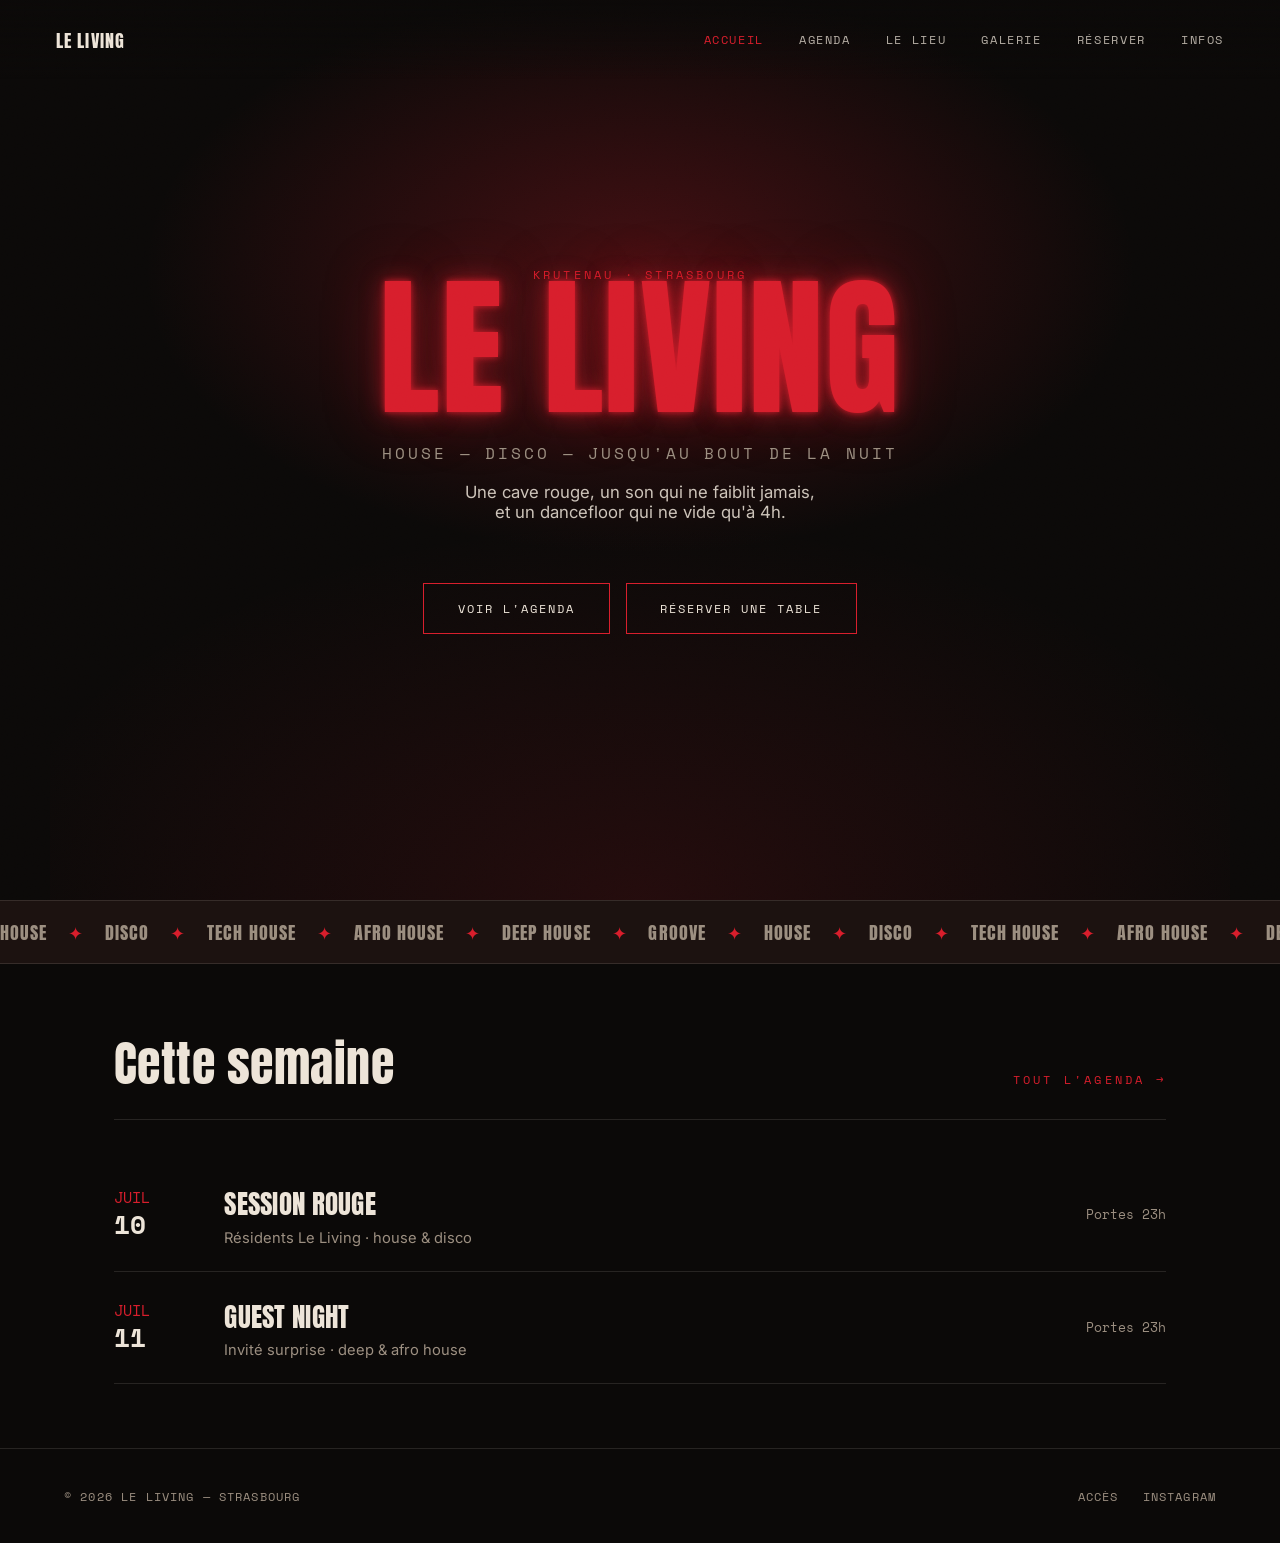
<file: index.html>
<!DOCTYPE html>
<html lang="fr">
<head>
<meta charset="UTF-8">
<meta name="viewport" content="width=device-width, initial-scale=1.0">
<title>LE LIVING — Strasbourg</title>
<meta name="description" content="Le Living, bar-club de la Krutenau à Strasbourg. House, disco, jusqu'au bout de la nuit.">
<link rel="preconnect" href="https://fonts.googleapis.com">
<link href="https://fonts.googleapis.com/css2?family=Anton&family=Space+Mono:wght@400;700&family=Inter:wght@400;500;600&display=swap" rel="stylesheet">
<style>
/* ============================================
   LE LIVING — feuille de style partagée
   Modifie les couleurs ici (variables --xxx)
   et elles changent sur tout le site.
   ============================================ */

:root{
  --noir: #0b0908;
  --braise: #1c1210;
  --rouge: #d81e2c;
  --rouge-sombre: #6e0d13;
  --blanc-chaud: #ede4d8;
  --gris-chaud: #9c8f81;
  --ligne: rgba(237,228,216,0.12);
}

*{margin:0;padding:0;box-sizing:border-box;}
html{scroll-behavior:smooth;}
body{
  background:var(--noir);
  color:var(--blanc-chaud);
  font-family:'Inter',sans-serif;
  overflow-x:hidden;
  min-height:100vh;
  display:flex;
  flex-direction:column;
}

/* grain */
body::before{
  content:"";
  position:fixed;inset:0;z-index:200;pointer-events:none;opacity:0.05;
  background-image:url("data:image/svg+xml,%3Csvg xmlns='http://www.w3.org/2000/svg' width='120' height='120'%3E%3Cfilter id='n'%3E%3CfeTurbulence type='fractalNoise' baseFrequency='0.9' numOctaves='2' stitchTiles='stitch'/%3E%3C/filter%3E%3Crect width='100%25' height='100%25' filter='url(%23n)'/%3E%3C/svg%3E");
  mix-blend-mode:overlay;
}

a{color:inherit;text-decoration:none;}

.eyebrow{
  font-family:'Space Mono',monospace;
  font-size:0.72rem;letter-spacing:0.28em;text-transform:uppercase;color:var(--rouge);
}

/* ---------- NAV ---------- */
nav{
  position:fixed;top:0;left:0;right:0;z-index:100;
  display:flex;justify-content:space-between;align-items:center;
  padding:1.6rem clamp(1.2rem,5vw,3.5rem);
  background:linear-gradient(to bottom, rgba(11,9,8,0.85), transparent);
}
.nav-mark{
  font-family:'Anton',sans-serif;font-size:1.15rem;letter-spacing:0.06em;
}
.nav-links{
  display:flex;gap:clamp(0.9rem,3vw,2.2rem);
  font-family:'Space Mono',monospace;font-size:0.72rem;letter-spacing:0.14em;text-transform:uppercase;
}
.nav-links a{opacity:0.75;transition:opacity .2s,color .2s;}
.nav-links a:hover,.nav-links a.active{opacity:1;color:var(--rouge);}

/* ---------- PAGE HEADER (pages internes) ---------- */
.page-head{
  padding:clamp(4rem,10vw,7rem) clamp(1.2rem,6vw,4rem) clamp(2rem,5vw,3rem);
  max-width:1180px;margin:0 auto;width:100%;
  background:radial-gradient(ellipse 70% 100% at 20% 0%, rgba(216,30,44,0.14), transparent 70%);
}
.page-head .eyebrow{margin-bottom:1rem;display:block;}
.page-head h1{
  font-family:'Anton',sans-serif;font-weight:400;
  font-size:clamp(2.6rem,8vw,5rem);line-height:0.9;letter-spacing:0.01em;
}

main{flex:1;width:100%;}
section{padding:clamp(2rem,6vw,4rem) clamp(1.2rem,6vw,4rem);max-width:1180px;margin:0 auto;width:100%;}

/* ---------- BOUTON ---------- */
.btn{
  display:inline-block;margin-top:1.4rem;padding:0.95rem 2.1rem;
  border:1px solid var(--rouge);color:var(--blanc-chaud);
  font-family:'Space Mono',monospace;font-size:0.78rem;letter-spacing:0.16em;text-transform:uppercase;
  transition:background .25s,color .25s,box-shadow .25s;cursor:pointer;
}
.btn:hover{background:var(--rouge);color:var(--noir);box-shadow:0 0 30px rgba(216,30,44,0.5);}

/* ---------- MARQUEE ---------- */
.marquee{
  border-top:1px solid var(--ligne);border-bottom:1px solid var(--ligne);
  background:var(--braise);overflow:hidden;white-space:nowrap;padding:1.1rem 0;
}
.marquee-track{
  display:inline-block;animation:scroll 26s linear infinite;
  font-family:'Anton',sans-serif;font-size:1.1rem;letter-spacing:0.06em;color:var(--gris-chaud);text-transform:uppercase;
}
.marquee-track span{color:var(--rouge);margin:0 0.9em;}
@keyframes scroll{0%{transform:translateX(0);}100%{transform:translateX(-50%);}}

/* ---------- SECTION HEAD ---------- */
.section-head{
  display:flex;align-items:baseline;justify-content:space-between;gap:1rem;flex-wrap:wrap;
  margin-bottom:2.4rem;border-bottom:1px solid var(--ligne);padding-bottom:1.2rem;
}
.section-head h2{font-family:'Anton',sans-serif;font-weight:400;font-size:clamp(1.8rem,5vw,3rem);letter-spacing:0.01em;}

/* ---------- AGENDA ---------- */
.agenda-row{
  display:grid;grid-template-columns:5.5rem 1fr auto;align-items:center;gap:1.4rem;
  padding:1.5rem 0;border-bottom:1px solid var(--ligne);transition:padding-left .25s,border-color .25s;
}
.agenda-row:hover{padding-left:0.8rem;border-bottom-color:var(--rouge);}
.agenda-date{font-family:'Space Mono',monospace;color:var(--rouge);font-size:0.95rem;line-height:1.3;}
.agenda-date b{display:block;font-size:1.6rem;color:var(--blanc-chaud);}
.agenda-info h3{font-family:'Anton',sans-serif;font-weight:400;font-size:clamp(1.2rem,2.6vw,1.7rem);letter-spacing:0.01em;text-transform:uppercase;}
.agenda-info p{margin-top:0.3rem;font-size:0.92rem;color:var(--gris-chaud);}
.agenda-time{font-family:'Space Mono',monospace;font-size:0.8rem;color:var(--gris-chaud);text-align:right;white-space:nowrap;}

/* ---------- GRILLES ---------- */
.about-grid{display:grid;grid-template-columns:1.3fr 1fr;gap:clamp(2rem,6vw,5rem);}
.about-text p{font-size:1.05rem;line-height:1.75;opacity:0.9;margin-bottom:1.2rem;}
.stat-list{border-top:1px solid var(--ligne);}
.stat-row{display:flex;justify-content:space-between;padding:1.15rem 0;border-bottom:1px solid var(--ligne);font-family:'Space Mono',monospace;font-size:0.85rem;}
.stat-row span:first-child{color:var(--gris-chaud);text-transform:uppercase;letter-spacing:0.08em;}
.stat-row span:last-child{color:var(--rouge);font-weight:700;}

.infos-grid{display:grid;grid-template-columns:1fr 1fr;gap:clamp(2rem,6vw,4rem);align-items:start;}
.infos-block h3{font-family:'Space Mono',monospace;font-size:0.75rem;letter-spacing:0.16em;text-transform:uppercase;color:var(--rouge);margin-bottom:0.8rem;}
.infos-block h3:not(:first-child){margin-top:2rem;}
.infos-block p,.infos-block address{font-style:normal;line-height:1.7;font-size:1rem;opacity:0.9;}
.map-frame{width:100%;aspect-ratio:4/3;border:1px solid var(--ligne);filter:grayscale(1) invert(0.92) contrast(1.1);}

/* ---------- GALERIE ---------- */
.gallery{display:grid;grid-template-columns:repeat(auto-fill,minmax(230px,1fr));gap:0.8rem;}
.gallery-cell{
  aspect-ratio:3/4;position:relative;overflow:hidden;border:1px solid var(--ligne);
  background:
    radial-gradient(ellipse 80% 60% at 40% 30%, rgba(216,30,44,0.35), transparent 70%),
    linear-gradient(160deg,#241413,#0b0908);
  display:flex;align-items:flex-end;padding:1rem;
}
.gallery-cell span{font-family:'Space Mono',monospace;font-size:0.7rem;letter-spacing:0.12em;text-transform:uppercase;color:var(--gris-chaud);}

/* ---------- FORMULAIRE ---------- */
.form-grid{display:grid;grid-template-columns:1fr 1fr;gap:clamp(2rem,6vw,4rem);align-items:start;}
form label{display:block;font-family:'Space Mono',monospace;font-size:0.72rem;letter-spacing:0.12em;text-transform:uppercase;color:var(--gris-chaud);margin:1.2rem 0 0.5rem;}
form input,form select,form textarea{
  width:100%;padding:0.85rem 1rem;background:var(--braise);border:1px solid var(--ligne);
  color:var(--blanc-chaud);font-family:'Inter',sans-serif;font-size:1rem;transition:border-color .2s;
}
form input:focus,form select:focus,form textarea:focus{outline:none;border-color:var(--rouge);}

/* ---------- FOOTER ---------- */
footer{
  border-top:1px solid var(--ligne);padding:2.4rem clamp(1.2rem,6vw,4rem);
  display:flex;justify-content:space-between;align-items:center;flex-wrap:wrap;gap:1rem;
  font-family:'Space Mono',monospace;font-size:0.72rem;letter-spacing:0.1em;text-transform:uppercase;color:var(--gris-chaud);
}
footer a:hover{color:var(--rouge);}

:focus-visible{outline:2px solid var(--rouge);outline-offset:3px;}

@media (max-width:760px){
  .about-grid,.infos-grid,.form-grid{grid-template-columns:1fr;}
  .nav-links{gap:0.9rem;font-size:0.65rem;}
}

</style>
<style>
  .hero{
    position:relative;min-height:100svh;
    display:flex;flex-direction:column;align-items:center;justify-content:center;text-align:center;
    padding:4rem 1.5rem;
    background:
      radial-gradient(ellipse 60% 45% at 50% 30%, rgba(216,30,44,0.28), transparent 70%),
      radial-gradient(ellipse 80% 60% at 50% 100%, rgba(216,30,44,0.12), transparent 70%),
      var(--noir);
  }
  .hero h1{
    font-family:'Anton',sans-serif;font-weight:400;
    font-size:clamp(3.2rem,14vw,9.5rem);line-height:0.86;letter-spacing:0.01em;color:var(--rouge);
    text-shadow:0 0 6px rgba(216,30,44,0.9),0 0 22px rgba(216,30,44,0.55),0 0 60px rgba(216,30,44,0.35);
    animation:flicker 5.4s infinite;
  }
  @keyframes flicker{
    0%,100%{opacity:1;}3%{opacity:0.42;}5%{opacity:1;}6%{opacity:0.6;}7%{opacity:1;}
    41%{opacity:1;}42%{opacity:0.3;}43%{opacity:1;}68%{opacity:1;}69%{opacity:0.5;}70%{opacity:0.85;}71%{opacity:1;}
  }
  @media (prefers-reduced-motion:reduce){.hero h1{animation:none;}}
  .hero-sub{margin-top:1.7rem;font-family:'Space Mono',monospace;font-size:clamp(0.8rem,1.6vw,1rem);letter-spacing:0.18em;text-transform:uppercase;color:var(--gris-chaud);}
  .hero-tag{margin-top:1.1rem;max-width:32ch;font-size:1.05rem;opacity:0.85;}
  .hero-cta{display:flex;gap:1rem;flex-wrap:wrap;justify-content:center;margin-top:2.4rem;}
</style>
</head>
<body>

<nav>
  <a class="nav-mark" href="index.html">LE LIVING</a>
  <div class="nav-links">
    <a href="index.html" class="active">Accueil</a>
    <a href="agenda.html">Agenda</a>
    <a href="le-lieu.html">Le lieu</a>
    <a href="galerie.html">Galerie</a>
    <a href="reservation.html">Réserver</a>
    <a href="infos.html">Infos</a>
  </div>
</nav>

<main>
  <section class="hero">
    <div class="eyebrow">Krutenau · Strasbourg</div>
    <h1>LE LIVING</h1>
    <div class="hero-sub">House — Disco — Jusqu'au bout de la nuit</div>
    <p class="hero-tag">Une cave rouge, un son qui ne faiblit jamais, et un dancefloor qui ne vide qu'à 4h.</p>
    <div class="hero-cta">
      <a href="agenda.html" class="btn">Voir l'agenda</a>
      <a href="reservation.html" class="btn">Réserver une table</a>
    </div>
  </section>

  <div class="marquee" aria-hidden="true">
    <div class="marquee-track">
      HOUSE <span>✦</span> DISCO <span>✦</span> TECH HOUSE <span>✦</span> AFRO HOUSE <span>✦</span> DEEP HOUSE <span>✦</span> GROOVE <span>✦</span>
      HOUSE <span>✦</span> DISCO <span>✦</span> TECH HOUSE <span>✦</span> AFRO HOUSE <span>✦</span> DEEP HOUSE <span>✦</span> GROOVE <span>✦</span>
    </div>
  </div>

  <section>
    <div class="section-head">
      <h2>Cette semaine</h2>
      <a href="agenda.html" class="eyebrow">Tout l'agenda →</a>
    </div>
    <div class="agenda-row">
      <div class="agenda-date">JUIL<b>10</b></div>
      <div class="agenda-info"><h3>Session Rouge</h3><p>Résidents Le Living · house & disco</p></div>
      <div class="agenda-time">Portes 23h</div>
    </div>
    <div class="agenda-row">
      <div class="agenda-date">JUIL<b>11</b></div>
      <div class="agenda-info"><h3>Guest Night</h3><p>Invité surprise · deep & afro house</p></div>
      <div class="agenda-time">Portes 23h</div>
    </div>
  </section>
</main>

<footer>
  <span>© 2026 Le Living — Strasbourg</span>
  <div style="display:flex;gap:1.5rem;">
    <a href="infos.html">Accès</a>
    <a href="https://instagram.com" target="_blank" rel="noopener">Instagram</a>
  </div>
</footer>

</body>
</html>
</file>
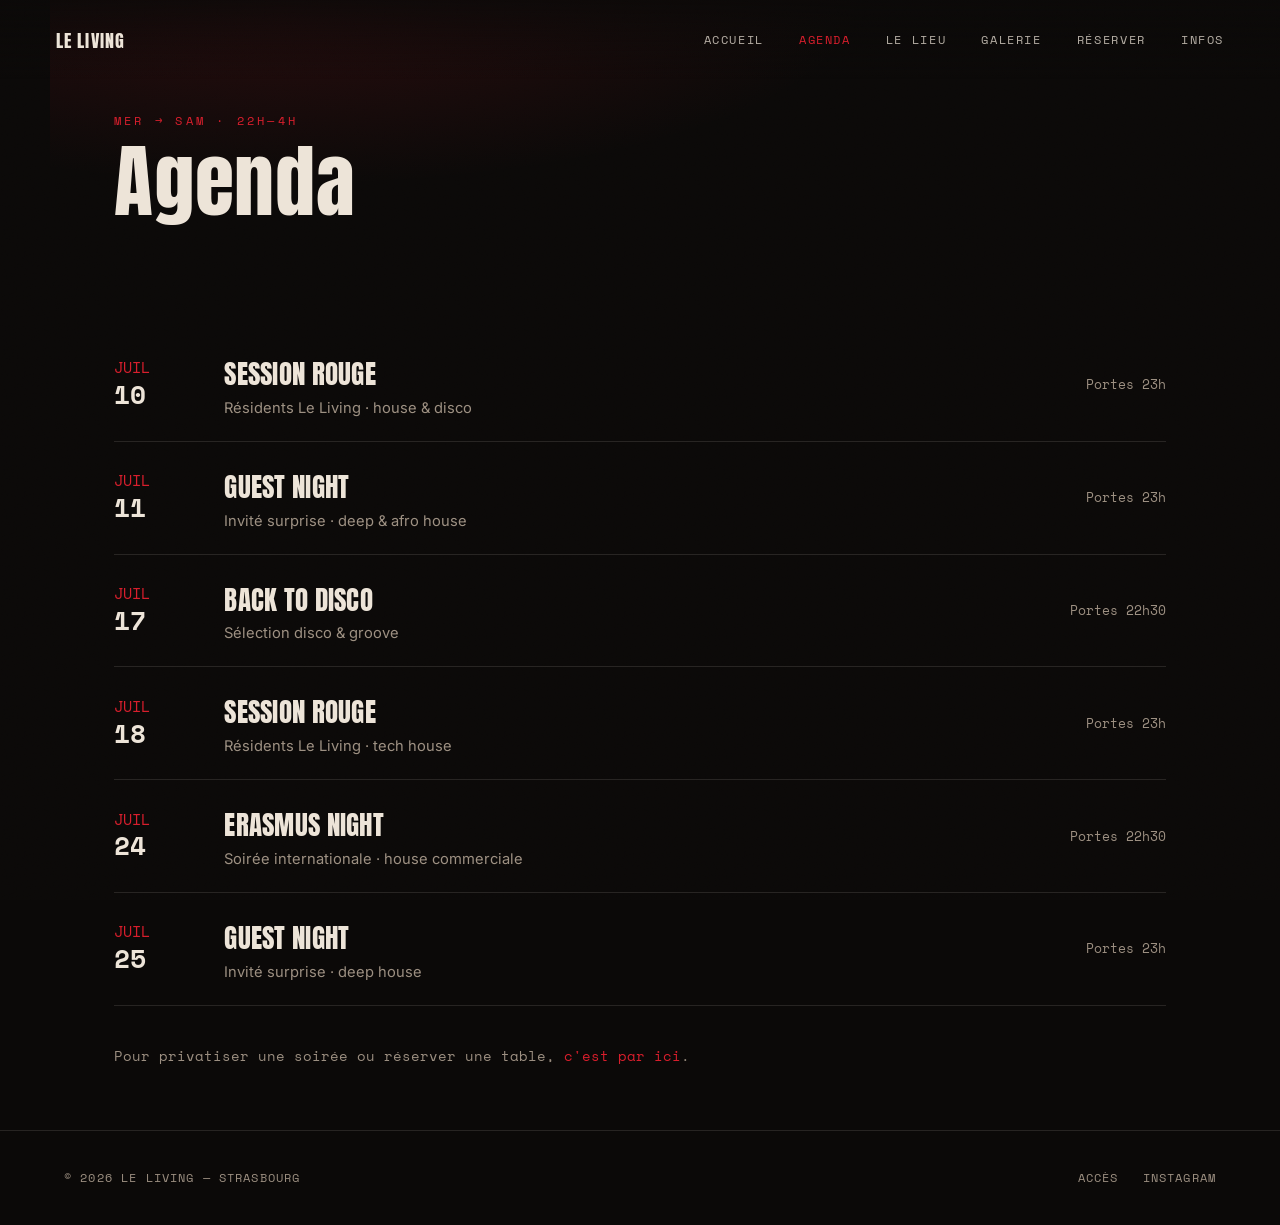
<file: agenda.html>
<!DOCTYPE html>
<html lang="fr">
<head>
<meta charset="UTF-8">
<meta name="viewport" content="width=device-width, initial-scale=1.0">
<title>Agenda — LE LIVING</title>
<link rel="preconnect" href="https://fonts.googleapis.com">
<link href="https://fonts.googleapis.com/css2?family=Anton&family=Space+Mono:wght@400;700&family=Inter:wght@400;500;600&display=swap" rel="stylesheet">
<style>
/* ============================================
   LE LIVING — feuille de style partagée
   Modifie les couleurs ici (variables --xxx)
   et elles changent sur tout le site.
   ============================================ */

:root{
  --noir: #0b0908;
  --braise: #1c1210;
  --rouge: #d81e2c;
  --rouge-sombre: #6e0d13;
  --blanc-chaud: #ede4d8;
  --gris-chaud: #9c8f81;
  --ligne: rgba(237,228,216,0.12);
}

*{margin:0;padding:0;box-sizing:border-box;}
html{scroll-behavior:smooth;}
body{
  background:var(--noir);
  color:var(--blanc-chaud);
  font-family:'Inter',sans-serif;
  overflow-x:hidden;
  min-height:100vh;
  display:flex;
  flex-direction:column;
}

/* grain */
body::before{
  content:"";
  position:fixed;inset:0;z-index:200;pointer-events:none;opacity:0.05;
  background-image:url("data:image/svg+xml,%3Csvg xmlns='http://www.w3.org/2000/svg' width='120' height='120'%3E%3Cfilter id='n'%3E%3CfeTurbulence type='fractalNoise' baseFrequency='0.9' numOctaves='2' stitchTiles='stitch'/%3E%3C/filter%3E%3Crect width='100%25' height='100%25' filter='url(%23n)'/%3E%3C/svg%3E");
  mix-blend-mode:overlay;
}

a{color:inherit;text-decoration:none;}

.eyebrow{
  font-family:'Space Mono',monospace;
  font-size:0.72rem;letter-spacing:0.28em;text-transform:uppercase;color:var(--rouge);
}

/* ---------- NAV ---------- */
nav{
  position:fixed;top:0;left:0;right:0;z-index:100;
  display:flex;justify-content:space-between;align-items:center;
  padding:1.6rem clamp(1.2rem,5vw,3.5rem);
  background:linear-gradient(to bottom, rgba(11,9,8,0.85), transparent);
}
.nav-mark{
  font-family:'Anton',sans-serif;font-size:1.15rem;letter-spacing:0.06em;
}
.nav-links{
  display:flex;gap:clamp(0.9rem,3vw,2.2rem);
  font-family:'Space Mono',monospace;font-size:0.72rem;letter-spacing:0.14em;text-transform:uppercase;
}
.nav-links a{opacity:0.75;transition:opacity .2s,color .2s;}
.nav-links a:hover,.nav-links a.active{opacity:1;color:var(--rouge);}

/* ---------- PAGE HEADER (pages internes) ---------- */
.page-head{
  padding:clamp(4rem,10vw,7rem) clamp(1.2rem,6vw,4rem) clamp(2rem,5vw,3rem);
  max-width:1180px;margin:0 auto;width:100%;
  background:radial-gradient(ellipse 70% 100% at 20% 0%, rgba(216,30,44,0.14), transparent 70%);
}
.page-head .eyebrow{margin-bottom:1rem;display:block;}
.page-head h1{
  font-family:'Anton',sans-serif;font-weight:400;
  font-size:clamp(2.6rem,8vw,5rem);line-height:0.9;letter-spacing:0.01em;
}

main{flex:1;width:100%;}
section{padding:clamp(2rem,6vw,4rem) clamp(1.2rem,6vw,4rem);max-width:1180px;margin:0 auto;width:100%;}

/* ---------- BOUTON ---------- */
.btn{
  display:inline-block;margin-top:1.4rem;padding:0.95rem 2.1rem;
  border:1px solid var(--rouge);color:var(--blanc-chaud);
  font-family:'Space Mono',monospace;font-size:0.78rem;letter-spacing:0.16em;text-transform:uppercase;
  transition:background .25s,color .25s,box-shadow .25s;cursor:pointer;
}
.btn:hover{background:var(--rouge);color:var(--noir);box-shadow:0 0 30px rgba(216,30,44,0.5);}

/* ---------- MARQUEE ---------- */
.marquee{
  border-top:1px solid var(--ligne);border-bottom:1px solid var(--ligne);
  background:var(--braise);overflow:hidden;white-space:nowrap;padding:1.1rem 0;
}
.marquee-track{
  display:inline-block;animation:scroll 26s linear infinite;
  font-family:'Anton',sans-serif;font-size:1.1rem;letter-spacing:0.06em;color:var(--gris-chaud);text-transform:uppercase;
}
.marquee-track span{color:var(--rouge);margin:0 0.9em;}
@keyframes scroll{0%{transform:translateX(0);}100%{transform:translateX(-50%);}}

/* ---------- SECTION HEAD ---------- */
.section-head{
  display:flex;align-items:baseline;justify-content:space-between;gap:1rem;flex-wrap:wrap;
  margin-bottom:2.4rem;border-bottom:1px solid var(--ligne);padding-bottom:1.2rem;
}
.section-head h2{font-family:'Anton',sans-serif;font-weight:400;font-size:clamp(1.8rem,5vw,3rem);letter-spacing:0.01em;}

/* ---------- AGENDA ---------- */
.agenda-row{
  display:grid;grid-template-columns:5.5rem 1fr auto;align-items:center;gap:1.4rem;
  padding:1.5rem 0;border-bottom:1px solid var(--ligne);transition:padding-left .25s,border-color .25s;
}
.agenda-row:hover{padding-left:0.8rem;border-bottom-color:var(--rouge);}
.agenda-date{font-family:'Space Mono',monospace;color:var(--rouge);font-size:0.95rem;line-height:1.3;}
.agenda-date b{display:block;font-size:1.6rem;color:var(--blanc-chaud);}
.agenda-info h3{font-family:'Anton',sans-serif;font-weight:400;font-size:clamp(1.2rem,2.6vw,1.7rem);letter-spacing:0.01em;text-transform:uppercase;}
.agenda-info p{margin-top:0.3rem;font-size:0.92rem;color:var(--gris-chaud);}
.agenda-time{font-family:'Space Mono',monospace;font-size:0.8rem;color:var(--gris-chaud);text-align:right;white-space:nowrap;}

/* ---------- GRILLES ---------- */
.about-grid{display:grid;grid-template-columns:1.3fr 1fr;gap:clamp(2rem,6vw,5rem);}
.about-text p{font-size:1.05rem;line-height:1.75;opacity:0.9;margin-bottom:1.2rem;}
.stat-list{border-top:1px solid var(--ligne);}
.stat-row{display:flex;justify-content:space-between;padding:1.15rem 0;border-bottom:1px solid var(--ligne);font-family:'Space Mono',monospace;font-size:0.85rem;}
.stat-row span:first-child{color:var(--gris-chaud);text-transform:uppercase;letter-spacing:0.08em;}
.stat-row span:last-child{color:var(--rouge);font-weight:700;}

.infos-grid{display:grid;grid-template-columns:1fr 1fr;gap:clamp(2rem,6vw,4rem);align-items:start;}
.infos-block h3{font-family:'Space Mono',monospace;font-size:0.75rem;letter-spacing:0.16em;text-transform:uppercase;color:var(--rouge);margin-bottom:0.8rem;}
.infos-block h3:not(:first-child){margin-top:2rem;}
.infos-block p,.infos-block address{font-style:normal;line-height:1.7;font-size:1rem;opacity:0.9;}
.map-frame{width:100%;aspect-ratio:4/3;border:1px solid var(--ligne);filter:grayscale(1) invert(0.92) contrast(1.1);}

/* ---------- GALERIE ---------- */
.gallery{display:grid;grid-template-columns:repeat(auto-fill,minmax(230px,1fr));gap:0.8rem;}
.gallery-cell{
  aspect-ratio:3/4;position:relative;overflow:hidden;border:1px solid var(--ligne);
  background:
    radial-gradient(ellipse 80% 60% at 40% 30%, rgba(216,30,44,0.35), transparent 70%),
    linear-gradient(160deg,#241413,#0b0908);
  display:flex;align-items:flex-end;padding:1rem;
}
.gallery-cell span{font-family:'Space Mono',monospace;font-size:0.7rem;letter-spacing:0.12em;text-transform:uppercase;color:var(--gris-chaud);}

/* ---------- FORMULAIRE ---------- */
.form-grid{display:grid;grid-template-columns:1fr 1fr;gap:clamp(2rem,6vw,4rem);align-items:start;}
form label{display:block;font-family:'Space Mono',monospace;font-size:0.72rem;letter-spacing:0.12em;text-transform:uppercase;color:var(--gris-chaud);margin:1.2rem 0 0.5rem;}
form input,form select,form textarea{
  width:100%;padding:0.85rem 1rem;background:var(--braise);border:1px solid var(--ligne);
  color:var(--blanc-chaud);font-family:'Inter',sans-serif;font-size:1rem;transition:border-color .2s;
}
form input:focus,form select:focus,form textarea:focus{outline:none;border-color:var(--rouge);}

/* ---------- FOOTER ---------- */
footer{
  border-top:1px solid var(--ligne);padding:2.4rem clamp(1.2rem,6vw,4rem);
  display:flex;justify-content:space-between;align-items:center;flex-wrap:wrap;gap:1rem;
  font-family:'Space Mono',monospace;font-size:0.72rem;letter-spacing:0.1em;text-transform:uppercase;color:var(--gris-chaud);
}
footer a:hover{color:var(--rouge);}

:focus-visible{outline:2px solid var(--rouge);outline-offset:3px;}

@media (max-width:760px){
  .about-grid,.infos-grid,.form-grid{grid-template-columns:1fr;}
  .nav-links{gap:0.9rem;font-size:0.65rem;}
}

</style>
</head>
<body>

<nav>
  <a class="nav-mark" href="index.html">LE LIVING</a>
  <div class="nav-links">
    <a href="index.html">Accueil</a>
    <a href="agenda.html" class="active">Agenda</a>
    <a href="le-lieu.html">Le lieu</a>
    <a href="galerie.html">Galerie</a>
    <a href="reservation.html">Réserver</a>
    <a href="infos.html">Infos</a>
  </div>
</nav>

<main>
  <div class="page-head">
    <span class="eyebrow">Mer → Sam · 22h—4h</span>
    <h1>Agenda</h1>
  </div>

  <section>
    <div class="agenda-row">
      <div class="agenda-date">JUIL<b>10</b></div>
      <div class="agenda-info"><h3>Session Rouge</h3><p>Résidents Le Living · house & disco</p></div>
      <div class="agenda-time">Portes 23h</div>
    </div>
    <div class="agenda-row">
      <div class="agenda-date">JUIL<b>11</b></div>
      <div class="agenda-info"><h3>Guest Night</h3><p>Invité surprise · deep & afro house</p></div>
      <div class="agenda-time">Portes 23h</div>
    </div>
    <div class="agenda-row">
      <div class="agenda-date">JUIL<b>17</b></div>
      <div class="agenda-info"><h3>Back to Disco</h3><p>Sélection disco & groove</p></div>
      <div class="agenda-time">Portes 22h30</div>
    </div>
    <div class="agenda-row">
      <div class="agenda-date">JUIL<b>18</b></div>
      <div class="agenda-info"><h3>Session Rouge</h3><p>Résidents Le Living · tech house</p></div>
      <div class="agenda-time">Portes 23h</div>
    </div>
    <div class="agenda-row">
      <div class="agenda-date">JUIL<b>24</b></div>
      <div class="agenda-info"><h3>Erasmus Night</h3><p>Soirée internationale · house commerciale</p></div>
      <div class="agenda-time">Portes 22h30</div>
    </div>
    <div class="agenda-row">
      <div class="agenda-date">JUIL<b>25</b></div>
      <div class="agenda-info"><h3>Guest Night</h3><p>Invité surprise · deep house</p></div>
      <div class="agenda-time">Portes 23h</div>
    </div>

    <p style="margin-top:2.5rem;color:var(--gris-chaud);font-family:'Space Mono',monospace;font-size:0.85rem;">
      Pour privatiser une soirée ou réserver une table, <a href="reservation.html" style="color:var(--rouge);">c'est par ici</a>.
    </p>
  </section>
</main>

<footer>
  <span>© 2026 Le Living — Strasbourg</span>
  <div style="display:flex;gap:1.5rem;">
    <a href="infos.html">Accès</a>
    <a href="https://instagram.com" target="_blank" rel="noopener">Instagram</a>
  </div>
</footer>

</body>
</html>
</file>
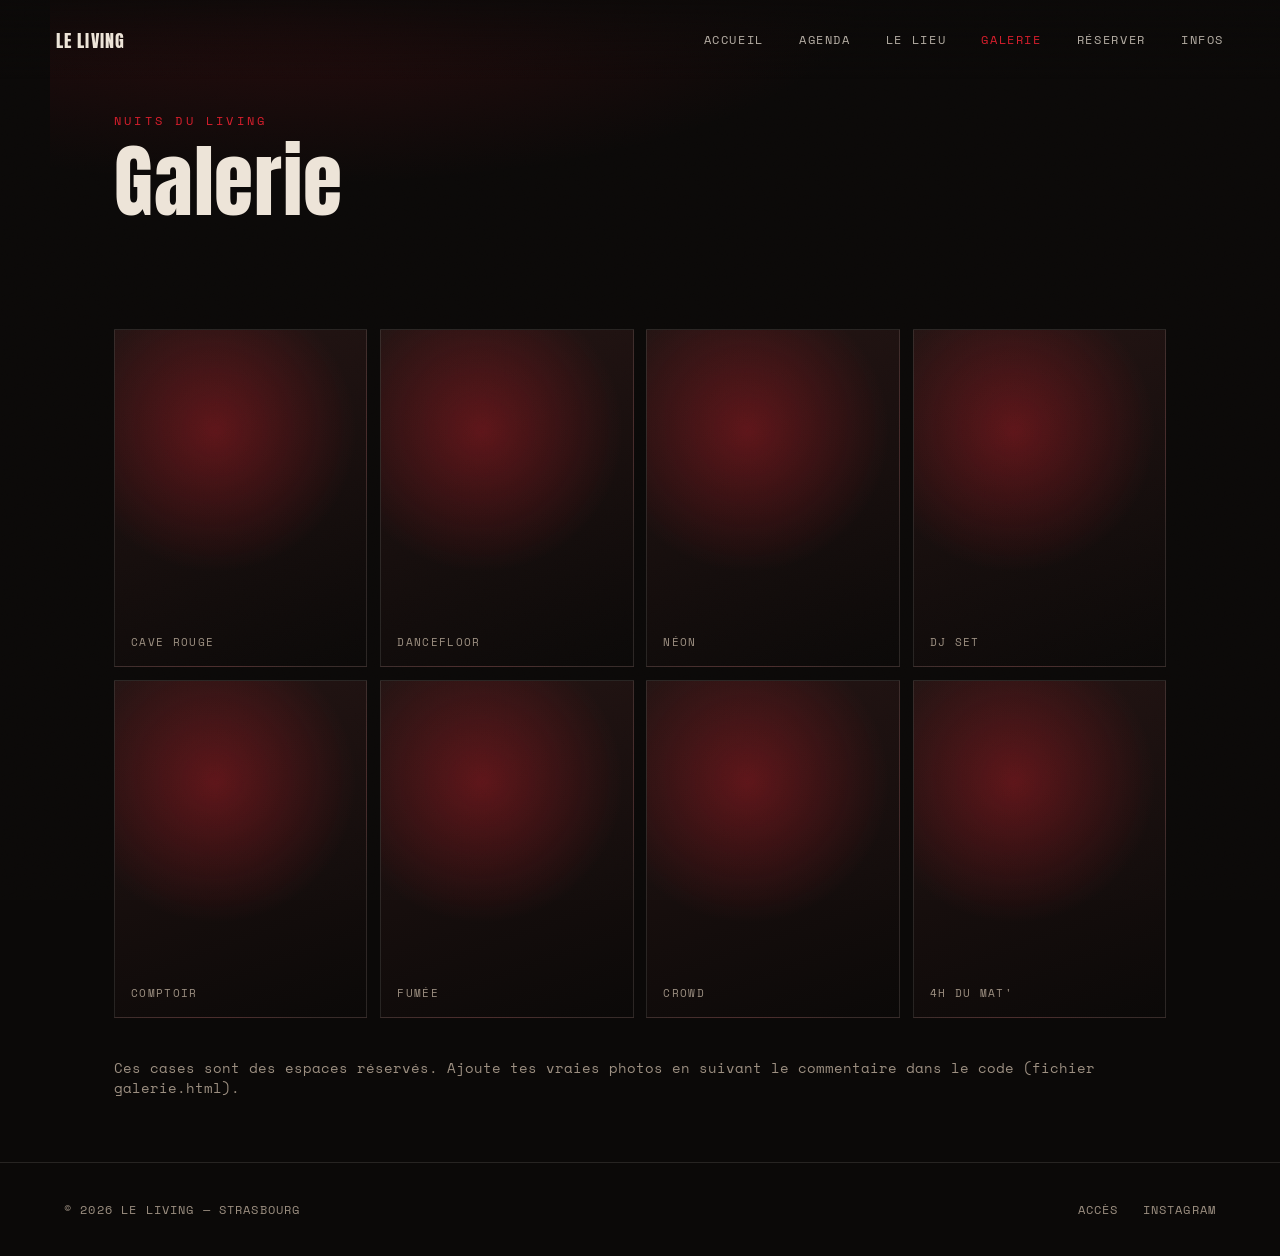
<file: galerie.html>
<!DOCTYPE html>
<html lang="fr">
<head>
<meta charset="UTF-8">
<meta name="viewport" content="width=device-width, initial-scale=1.0">
<title>Galerie — LE LIVING</title>
<link rel="preconnect" href="https://fonts.googleapis.com">
<link href="https://fonts.googleapis.com/css2?family=Anton&family=Space+Mono:wght@400;700&family=Inter:wght@400;500;600&display=swap" rel="stylesheet">
<style>
/* ============================================
   LE LIVING — feuille de style partagée
   Modifie les couleurs ici (variables --xxx)
   et elles changent sur tout le site.
   ============================================ */

:root{
  --noir: #0b0908;
  --braise: #1c1210;
  --rouge: #d81e2c;
  --rouge-sombre: #6e0d13;
  --blanc-chaud: #ede4d8;
  --gris-chaud: #9c8f81;
  --ligne: rgba(237,228,216,0.12);
}

*{margin:0;padding:0;box-sizing:border-box;}
html{scroll-behavior:smooth;}
body{
  background:var(--noir);
  color:var(--blanc-chaud);
  font-family:'Inter',sans-serif;
  overflow-x:hidden;
  min-height:100vh;
  display:flex;
  flex-direction:column;
}

/* grain */
body::before{
  content:"";
  position:fixed;inset:0;z-index:200;pointer-events:none;opacity:0.05;
  background-image:url("data:image/svg+xml,%3Csvg xmlns='http://www.w3.org/2000/svg' width='120' height='120'%3E%3Cfilter id='n'%3E%3CfeTurbulence type='fractalNoise' baseFrequency='0.9' numOctaves='2' stitchTiles='stitch'/%3E%3C/filter%3E%3Crect width='100%25' height='100%25' filter='url(%23n)'/%3E%3C/svg%3E");
  mix-blend-mode:overlay;
}

a{color:inherit;text-decoration:none;}

.eyebrow{
  font-family:'Space Mono',monospace;
  font-size:0.72rem;letter-spacing:0.28em;text-transform:uppercase;color:var(--rouge);
}

/* ---------- NAV ---------- */
nav{
  position:fixed;top:0;left:0;right:0;z-index:100;
  display:flex;justify-content:space-between;align-items:center;
  padding:1.6rem clamp(1.2rem,5vw,3.5rem);
  background:linear-gradient(to bottom, rgba(11,9,8,0.85), transparent);
}
.nav-mark{
  font-family:'Anton',sans-serif;font-size:1.15rem;letter-spacing:0.06em;
}
.nav-links{
  display:flex;gap:clamp(0.9rem,3vw,2.2rem);
  font-family:'Space Mono',monospace;font-size:0.72rem;letter-spacing:0.14em;text-transform:uppercase;
}
.nav-links a{opacity:0.75;transition:opacity .2s,color .2s;}
.nav-links a:hover,.nav-links a.active{opacity:1;color:var(--rouge);}

/* ---------- PAGE HEADER (pages internes) ---------- */
.page-head{
  padding:clamp(4rem,10vw,7rem) clamp(1.2rem,6vw,4rem) clamp(2rem,5vw,3rem);
  max-width:1180px;margin:0 auto;width:100%;
  background:radial-gradient(ellipse 70% 100% at 20% 0%, rgba(216,30,44,0.14), transparent 70%);
}
.page-head .eyebrow{margin-bottom:1rem;display:block;}
.page-head h1{
  font-family:'Anton',sans-serif;font-weight:400;
  font-size:clamp(2.6rem,8vw,5rem);line-height:0.9;letter-spacing:0.01em;
}

main{flex:1;width:100%;}
section{padding:clamp(2rem,6vw,4rem) clamp(1.2rem,6vw,4rem);max-width:1180px;margin:0 auto;width:100%;}

/* ---------- BOUTON ---------- */
.btn{
  display:inline-block;margin-top:1.4rem;padding:0.95rem 2.1rem;
  border:1px solid var(--rouge);color:var(--blanc-chaud);
  font-family:'Space Mono',monospace;font-size:0.78rem;letter-spacing:0.16em;text-transform:uppercase;
  transition:background .25s,color .25s,box-shadow .25s;cursor:pointer;
}
.btn:hover{background:var(--rouge);color:var(--noir);box-shadow:0 0 30px rgba(216,30,44,0.5);}

/* ---------- MARQUEE ---------- */
.marquee{
  border-top:1px solid var(--ligne);border-bottom:1px solid var(--ligne);
  background:var(--braise);overflow:hidden;white-space:nowrap;padding:1.1rem 0;
}
.marquee-track{
  display:inline-block;animation:scroll 26s linear infinite;
  font-family:'Anton',sans-serif;font-size:1.1rem;letter-spacing:0.06em;color:var(--gris-chaud);text-transform:uppercase;
}
.marquee-track span{color:var(--rouge);margin:0 0.9em;}
@keyframes scroll{0%{transform:translateX(0);}100%{transform:translateX(-50%);}}

/* ---------- SECTION HEAD ---------- */
.section-head{
  display:flex;align-items:baseline;justify-content:space-between;gap:1rem;flex-wrap:wrap;
  margin-bottom:2.4rem;border-bottom:1px solid var(--ligne);padding-bottom:1.2rem;
}
.section-head h2{font-family:'Anton',sans-serif;font-weight:400;font-size:clamp(1.8rem,5vw,3rem);letter-spacing:0.01em;}

/* ---------- AGENDA ---------- */
.agenda-row{
  display:grid;grid-template-columns:5.5rem 1fr auto;align-items:center;gap:1.4rem;
  padding:1.5rem 0;border-bottom:1px solid var(--ligne);transition:padding-left .25s,border-color .25s;
}
.agenda-row:hover{padding-left:0.8rem;border-bottom-color:var(--rouge);}
.agenda-date{font-family:'Space Mono',monospace;color:var(--rouge);font-size:0.95rem;line-height:1.3;}
.agenda-date b{display:block;font-size:1.6rem;color:var(--blanc-chaud);}
.agenda-info h3{font-family:'Anton',sans-serif;font-weight:400;font-size:clamp(1.2rem,2.6vw,1.7rem);letter-spacing:0.01em;text-transform:uppercase;}
.agenda-info p{margin-top:0.3rem;font-size:0.92rem;color:var(--gris-chaud);}
.agenda-time{font-family:'Space Mono',monospace;font-size:0.8rem;color:var(--gris-chaud);text-align:right;white-space:nowrap;}

/* ---------- GRILLES ---------- */
.about-grid{display:grid;grid-template-columns:1.3fr 1fr;gap:clamp(2rem,6vw,5rem);}
.about-text p{font-size:1.05rem;line-height:1.75;opacity:0.9;margin-bottom:1.2rem;}
.stat-list{border-top:1px solid var(--ligne);}
.stat-row{display:flex;justify-content:space-between;padding:1.15rem 0;border-bottom:1px solid var(--ligne);font-family:'Space Mono',monospace;font-size:0.85rem;}
.stat-row span:first-child{color:var(--gris-chaud);text-transform:uppercase;letter-spacing:0.08em;}
.stat-row span:last-child{color:var(--rouge);font-weight:700;}

.infos-grid{display:grid;grid-template-columns:1fr 1fr;gap:clamp(2rem,6vw,4rem);align-items:start;}
.infos-block h3{font-family:'Space Mono',monospace;font-size:0.75rem;letter-spacing:0.16em;text-transform:uppercase;color:var(--rouge);margin-bottom:0.8rem;}
.infos-block h3:not(:first-child){margin-top:2rem;}
.infos-block p,.infos-block address{font-style:normal;line-height:1.7;font-size:1rem;opacity:0.9;}
.map-frame{width:100%;aspect-ratio:4/3;border:1px solid var(--ligne);filter:grayscale(1) invert(0.92) contrast(1.1);}

/* ---------- GALERIE ---------- */
.gallery{display:grid;grid-template-columns:repeat(auto-fill,minmax(230px,1fr));gap:0.8rem;}
.gallery-cell{
  aspect-ratio:3/4;position:relative;overflow:hidden;border:1px solid var(--ligne);
  background:
    radial-gradient(ellipse 80% 60% at 40% 30%, rgba(216,30,44,0.35), transparent 70%),
    linear-gradient(160deg,#241413,#0b0908);
  display:flex;align-items:flex-end;padding:1rem;
}
.gallery-cell span{font-family:'Space Mono',monospace;font-size:0.7rem;letter-spacing:0.12em;text-transform:uppercase;color:var(--gris-chaud);}

/* ---------- FORMULAIRE ---------- */
.form-grid{display:grid;grid-template-columns:1fr 1fr;gap:clamp(2rem,6vw,4rem);align-items:start;}
form label{display:block;font-family:'Space Mono',monospace;font-size:0.72rem;letter-spacing:0.12em;text-transform:uppercase;color:var(--gris-chaud);margin:1.2rem 0 0.5rem;}
form input,form select,form textarea{
  width:100%;padding:0.85rem 1rem;background:var(--braise);border:1px solid var(--ligne);
  color:var(--blanc-chaud);font-family:'Inter',sans-serif;font-size:1rem;transition:border-color .2s;
}
form input:focus,form select:focus,form textarea:focus{outline:none;border-color:var(--rouge);}

/* ---------- FOOTER ---------- */
footer{
  border-top:1px solid var(--ligne);padding:2.4rem clamp(1.2rem,6vw,4rem);
  display:flex;justify-content:space-between;align-items:center;flex-wrap:wrap;gap:1rem;
  font-family:'Space Mono',monospace;font-size:0.72rem;letter-spacing:0.1em;text-transform:uppercase;color:var(--gris-chaud);
}
footer a:hover{color:var(--rouge);}

:focus-visible{outline:2px solid var(--rouge);outline-offset:3px;}

@media (max-width:760px){
  .about-grid,.infos-grid,.form-grid{grid-template-columns:1fr;}
  .nav-links{gap:0.9rem;font-size:0.65rem;}
}

</style>
</head>
<body>

<nav>
  <a class="nav-mark" href="index.html">LE LIVING</a>
  <div class="nav-links">
    <a href="index.html">Accueil</a>
    <a href="agenda.html">Agenda</a>
    <a href="le-lieu.html">Le lieu</a>
    <a href="galerie.html" class="active">Galerie</a>
    <a href="reservation.html">Réserver</a>
    <a href="infos.html">Infos</a>
  </div>
</nav>

<main>
  <div class="page-head">
    <span class="eyebrow">Nuits du Living</span>
    <h1>Galerie</h1>
  </div>

  <section>
    <!-- Remplace chaque .gallery-cell par une vraie image :
         <div class="gallery-cell" style="background-image:url('photos/ma-photo.jpg');background-size:cover;background-position:center;"></div> -->
    <div class="gallery">
      <div class="gallery-cell"><span>Cave rouge</span></div>
      <div class="gallery-cell"><span>Dancefloor</span></div>
      <div class="gallery-cell"><span>Néon</span></div>
      <div class="gallery-cell"><span>DJ set</span></div>
      <div class="gallery-cell"><span>Comptoir</span></div>
      <div class="gallery-cell"><span>Fumée</span></div>
      <div class="gallery-cell"><span>Crowd</span></div>
      <div class="gallery-cell"><span>4h du mat'</span></div>
    </div>

    <p style="margin-top:2.5rem;color:var(--gris-chaud);font-family:'Space Mono',monospace;font-size:0.85rem;">
      Ces cases sont des espaces réservés. Ajoute tes vraies photos en suivant le commentaire dans le code (fichier galerie.html).
    </p>
  </section>
</main>

<footer>
  <span>© 2026 Le Living — Strasbourg</span>
  <div style="display:flex;gap:1.5rem;">
    <a href="infos.html">Accès</a>
    <a href="https://instagram.com" target="_blank" rel="noopener">Instagram</a>
  </div>
</footer>

</body>
</html>
</file>
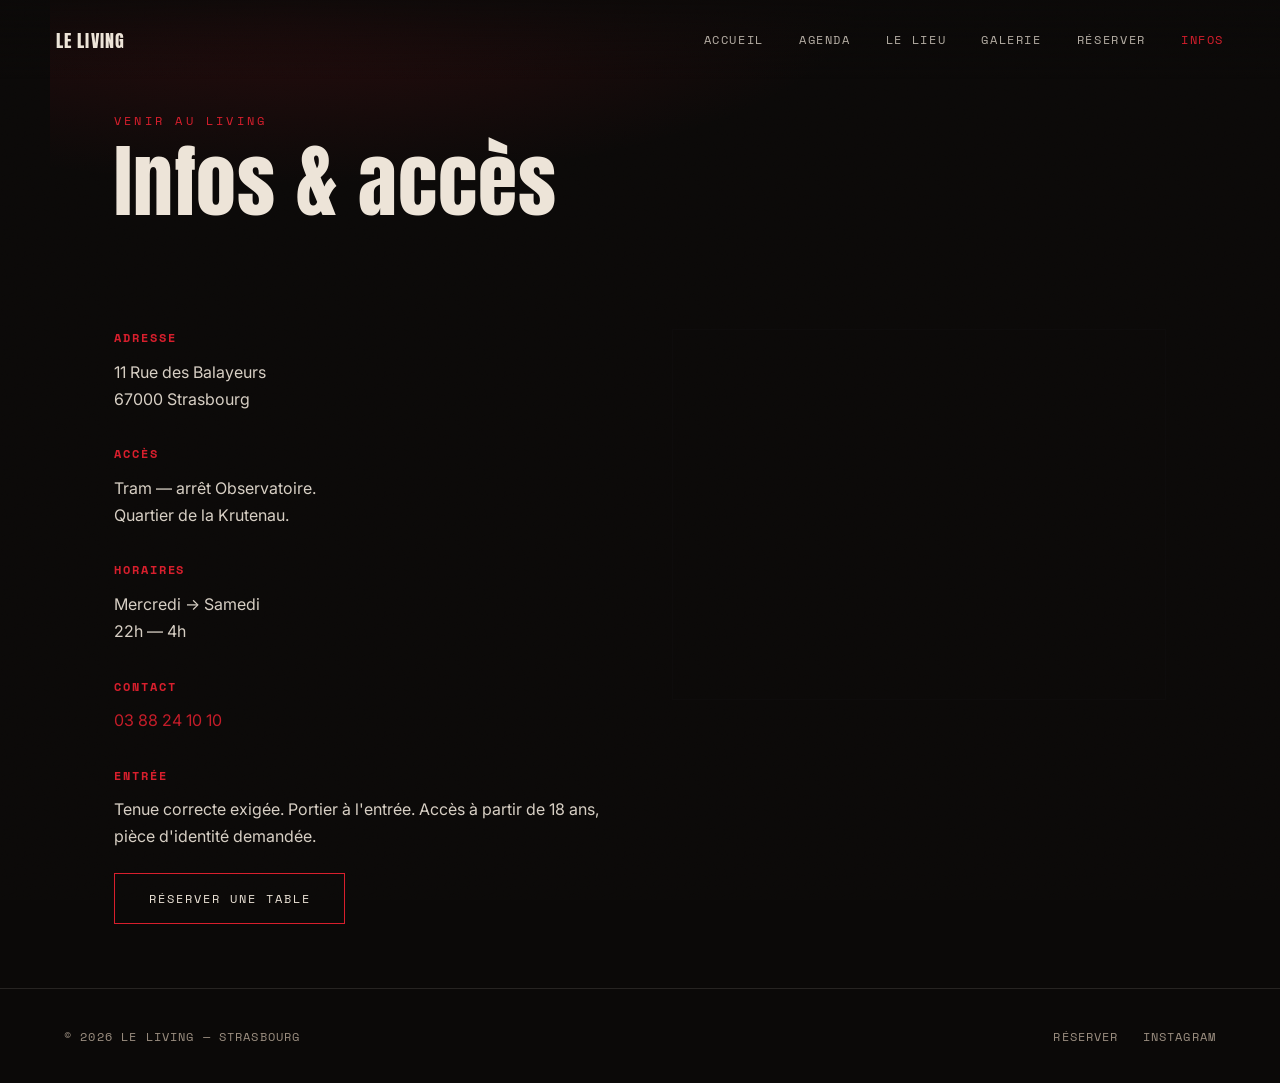
<file: infos.html>
<!DOCTYPE html>
<html lang="fr">
<head>
<meta charset="UTF-8">
<meta name="viewport" content="width=device-width, initial-scale=1.0">
<title>Infos & accès — LE LIVING</title>
<link rel="preconnect" href="https://fonts.googleapis.com">
<link href="https://fonts.googleapis.com/css2?family=Anton&family=Space+Mono:wght@400;700&family=Inter:wght@400;500;600&display=swap" rel="stylesheet">
<style>
/* ============================================
   LE LIVING — feuille de style partagée
   Modifie les couleurs ici (variables --xxx)
   et elles changent sur tout le site.
   ============================================ */

:root{
  --noir: #0b0908;
  --braise: #1c1210;
  --rouge: #d81e2c;
  --rouge-sombre: #6e0d13;
  --blanc-chaud: #ede4d8;
  --gris-chaud: #9c8f81;
  --ligne: rgba(237,228,216,0.12);
}

*{margin:0;padding:0;box-sizing:border-box;}
html{scroll-behavior:smooth;}
body{
  background:var(--noir);
  color:var(--blanc-chaud);
  font-family:'Inter',sans-serif;
  overflow-x:hidden;
  min-height:100vh;
  display:flex;
  flex-direction:column;
}

/* grain */
body::before{
  content:"";
  position:fixed;inset:0;z-index:200;pointer-events:none;opacity:0.05;
  background-image:url("data:image/svg+xml,%3Csvg xmlns='http://www.w3.org/2000/svg' width='120' height='120'%3E%3Cfilter id='n'%3E%3CfeTurbulence type='fractalNoise' baseFrequency='0.9' numOctaves='2' stitchTiles='stitch'/%3E%3C/filter%3E%3Crect width='100%25' height='100%25' filter='url(%23n)'/%3E%3C/svg%3E");
  mix-blend-mode:overlay;
}

a{color:inherit;text-decoration:none;}

.eyebrow{
  font-family:'Space Mono',monospace;
  font-size:0.72rem;letter-spacing:0.28em;text-transform:uppercase;color:var(--rouge);
}

/* ---------- NAV ---------- */
nav{
  position:fixed;top:0;left:0;right:0;z-index:100;
  display:flex;justify-content:space-between;align-items:center;
  padding:1.6rem clamp(1.2rem,5vw,3.5rem);
  background:linear-gradient(to bottom, rgba(11,9,8,0.85), transparent);
}
.nav-mark{
  font-family:'Anton',sans-serif;font-size:1.15rem;letter-spacing:0.06em;
}
.nav-links{
  display:flex;gap:clamp(0.9rem,3vw,2.2rem);
  font-family:'Space Mono',monospace;font-size:0.72rem;letter-spacing:0.14em;text-transform:uppercase;
}
.nav-links a{opacity:0.75;transition:opacity .2s,color .2s;}
.nav-links a:hover,.nav-links a.active{opacity:1;color:var(--rouge);}

/* ---------- PAGE HEADER (pages internes) ---------- */
.page-head{
  padding:clamp(4rem,10vw,7rem) clamp(1.2rem,6vw,4rem) clamp(2rem,5vw,3rem);
  max-width:1180px;margin:0 auto;width:100%;
  background:radial-gradient(ellipse 70% 100% at 20% 0%, rgba(216,30,44,0.14), transparent 70%);
}
.page-head .eyebrow{margin-bottom:1rem;display:block;}
.page-head h1{
  font-family:'Anton',sans-serif;font-weight:400;
  font-size:clamp(2.6rem,8vw,5rem);line-height:0.9;letter-spacing:0.01em;
}

main{flex:1;width:100%;}
section{padding:clamp(2rem,6vw,4rem) clamp(1.2rem,6vw,4rem);max-width:1180px;margin:0 auto;width:100%;}

/* ---------- BOUTON ---------- */
.btn{
  display:inline-block;margin-top:1.4rem;padding:0.95rem 2.1rem;
  border:1px solid var(--rouge);color:var(--blanc-chaud);
  font-family:'Space Mono',monospace;font-size:0.78rem;letter-spacing:0.16em;text-transform:uppercase;
  transition:background .25s,color .25s,box-shadow .25s;cursor:pointer;
}
.btn:hover{background:var(--rouge);color:var(--noir);box-shadow:0 0 30px rgba(216,30,44,0.5);}

/* ---------- MARQUEE ---------- */
.marquee{
  border-top:1px solid var(--ligne);border-bottom:1px solid var(--ligne);
  background:var(--braise);overflow:hidden;white-space:nowrap;padding:1.1rem 0;
}
.marquee-track{
  display:inline-block;animation:scroll 26s linear infinite;
  font-family:'Anton',sans-serif;font-size:1.1rem;letter-spacing:0.06em;color:var(--gris-chaud);text-transform:uppercase;
}
.marquee-track span{color:var(--rouge);margin:0 0.9em;}
@keyframes scroll{0%{transform:translateX(0);}100%{transform:translateX(-50%);}}

/* ---------- SECTION HEAD ---------- */
.section-head{
  display:flex;align-items:baseline;justify-content:space-between;gap:1rem;flex-wrap:wrap;
  margin-bottom:2.4rem;border-bottom:1px solid var(--ligne);padding-bottom:1.2rem;
}
.section-head h2{font-family:'Anton',sans-serif;font-weight:400;font-size:clamp(1.8rem,5vw,3rem);letter-spacing:0.01em;}

/* ---------- AGENDA ---------- */
.agenda-row{
  display:grid;grid-template-columns:5.5rem 1fr auto;align-items:center;gap:1.4rem;
  padding:1.5rem 0;border-bottom:1px solid var(--ligne);transition:padding-left .25s,border-color .25s;
}
.agenda-row:hover{padding-left:0.8rem;border-bottom-color:var(--rouge);}
.agenda-date{font-family:'Space Mono',monospace;color:var(--rouge);font-size:0.95rem;line-height:1.3;}
.agenda-date b{display:block;font-size:1.6rem;color:var(--blanc-chaud);}
.agenda-info h3{font-family:'Anton',sans-serif;font-weight:400;font-size:clamp(1.2rem,2.6vw,1.7rem);letter-spacing:0.01em;text-transform:uppercase;}
.agenda-info p{margin-top:0.3rem;font-size:0.92rem;color:var(--gris-chaud);}
.agenda-time{font-family:'Space Mono',monospace;font-size:0.8rem;color:var(--gris-chaud);text-align:right;white-space:nowrap;}

/* ---------- GRILLES ---------- */
.about-grid{display:grid;grid-template-columns:1.3fr 1fr;gap:clamp(2rem,6vw,5rem);}
.about-text p{font-size:1.05rem;line-height:1.75;opacity:0.9;margin-bottom:1.2rem;}
.stat-list{border-top:1px solid var(--ligne);}
.stat-row{display:flex;justify-content:space-between;padding:1.15rem 0;border-bottom:1px solid var(--ligne);font-family:'Space Mono',monospace;font-size:0.85rem;}
.stat-row span:first-child{color:var(--gris-chaud);text-transform:uppercase;letter-spacing:0.08em;}
.stat-row span:last-child{color:var(--rouge);font-weight:700;}

.infos-grid{display:grid;grid-template-columns:1fr 1fr;gap:clamp(2rem,6vw,4rem);align-items:start;}
.infos-block h3{font-family:'Space Mono',monospace;font-size:0.75rem;letter-spacing:0.16em;text-transform:uppercase;color:var(--rouge);margin-bottom:0.8rem;}
.infos-block h3:not(:first-child){margin-top:2rem;}
.infos-block p,.infos-block address{font-style:normal;line-height:1.7;font-size:1rem;opacity:0.9;}
.map-frame{width:100%;aspect-ratio:4/3;border:1px solid var(--ligne);filter:grayscale(1) invert(0.92) contrast(1.1);}

/* ---------- GALERIE ---------- */
.gallery{display:grid;grid-template-columns:repeat(auto-fill,minmax(230px,1fr));gap:0.8rem;}
.gallery-cell{
  aspect-ratio:3/4;position:relative;overflow:hidden;border:1px solid var(--ligne);
  background:
    radial-gradient(ellipse 80% 60% at 40% 30%, rgba(216,30,44,0.35), transparent 70%),
    linear-gradient(160deg,#241413,#0b0908);
  display:flex;align-items:flex-end;padding:1rem;
}
.gallery-cell span{font-family:'Space Mono',monospace;font-size:0.7rem;letter-spacing:0.12em;text-transform:uppercase;color:var(--gris-chaud);}

/* ---------- FORMULAIRE ---------- */
.form-grid{display:grid;grid-template-columns:1fr 1fr;gap:clamp(2rem,6vw,4rem);align-items:start;}
form label{display:block;font-family:'Space Mono',monospace;font-size:0.72rem;letter-spacing:0.12em;text-transform:uppercase;color:var(--gris-chaud);margin:1.2rem 0 0.5rem;}
form input,form select,form textarea{
  width:100%;padding:0.85rem 1rem;background:var(--braise);border:1px solid var(--ligne);
  color:var(--blanc-chaud);font-family:'Inter',sans-serif;font-size:1rem;transition:border-color .2s;
}
form input:focus,form select:focus,form textarea:focus{outline:none;border-color:var(--rouge);}

/* ---------- FOOTER ---------- */
footer{
  border-top:1px solid var(--ligne);padding:2.4rem clamp(1.2rem,6vw,4rem);
  display:flex;justify-content:space-between;align-items:center;flex-wrap:wrap;gap:1rem;
  font-family:'Space Mono',monospace;font-size:0.72rem;letter-spacing:0.1em;text-transform:uppercase;color:var(--gris-chaud);
}
footer a:hover{color:var(--rouge);}

:focus-visible{outline:2px solid var(--rouge);outline-offset:3px;}

@media (max-width:760px){
  .about-grid,.infos-grid,.form-grid{grid-template-columns:1fr;}
  .nav-links{gap:0.9rem;font-size:0.65rem;}
}

</style>
</head>
<body>

<nav>
  <a class="nav-mark" href="index.html">LE LIVING</a>
  <div class="nav-links">
    <a href="index.html">Accueil</a>
    <a href="agenda.html">Agenda</a>
    <a href="le-lieu.html">Le lieu</a>
    <a href="galerie.html">Galerie</a>
    <a href="reservation.html">Réserver</a>
    <a href="infos.html" class="active">Infos</a>
  </div>
</nav>

<main>
  <div class="page-head">
    <span class="eyebrow">Venir au Living</span>
    <h1>Infos & accès</h1>
  </div>

  <section>
    <div class="infos-grid">
      <div class="infos-block">
        <h3>Adresse</h3>
        <address>11 Rue des Balayeurs<br>67000 Strasbourg</address>

        <h3>Accès</h3>
        <p>Tram — arrêt Observatoire.<br>Quartier de la Krutenau.</p>

        <h3>Horaires</h3>
        <p>Mercredi → Samedi<br>22h — 4h</p>

        <h3>Contact</h3>
        <p><a href="tel:+33388241010" style="color:var(--rouge);">03 88 24 10 10</a></p>

        <h3>Entrée</h3>
        <p>Tenue correcte exigée. Portier à l'entrée. Accès à partir de 18 ans, pièce d'identité demandée.</p>

        <a href="reservation.html" class="btn">Réserver une table</a>
      </div>

      <iframe class="map-frame" loading="lazy" title="Carte — Le Living, 11 Rue des Balayeurs, Strasbourg"
        src="https://www.google.com/maps?q=11+Rue+des+Balayeurs,+67000+Strasbourg&output=embed"></iframe>
    </div>
  </section>
</main>

<footer>
  <span>© 2026 Le Living — Strasbourg</span>
  <div style="display:flex;gap:1.5rem;">
    <a href="reservation.html">Réserver</a>
    <a href="https://instagram.com" target="_blank" rel="noopener">Instagram</a>
  </div>
</footer>

</body>
</html>
</file>
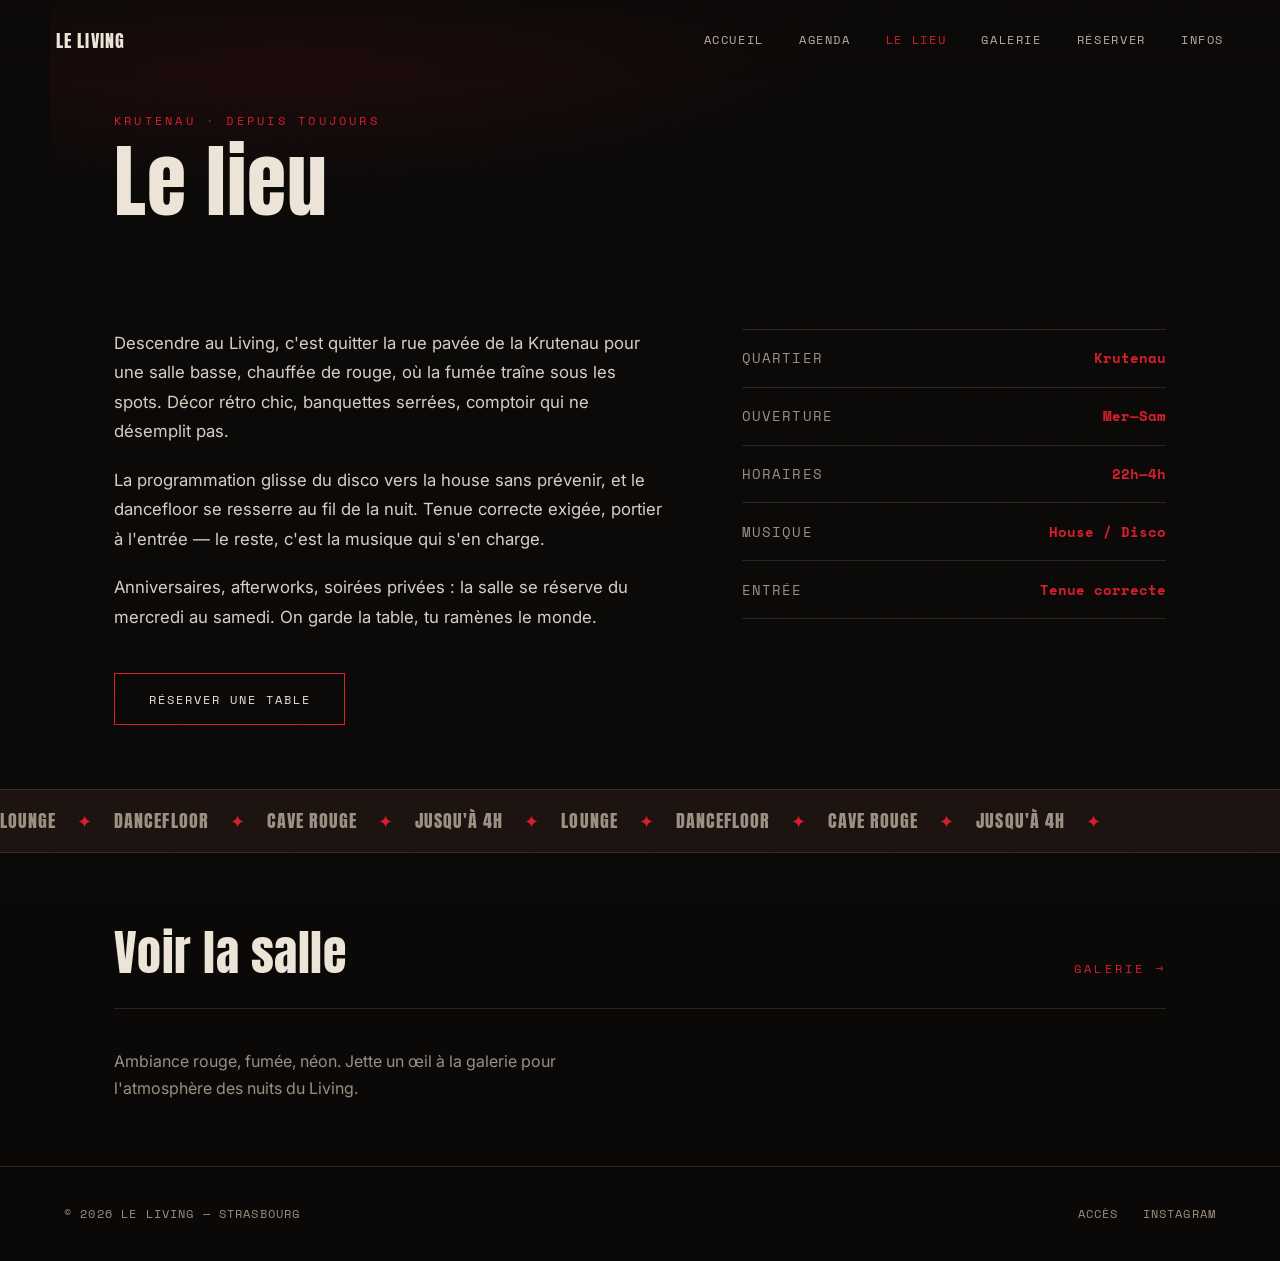
<file: le-lieu.html>
<!DOCTYPE html>
<html lang="fr">
<head>
<meta charset="UTF-8">
<meta name="viewport" content="width=device-width, initial-scale=1.0">
<title>Le lieu — LE LIVING</title>
<link rel="preconnect" href="https://fonts.googleapis.com">
<link href="https://fonts.googleapis.com/css2?family=Anton&family=Space+Mono:wght@400;700&family=Inter:wght@400;500;600&display=swap" rel="stylesheet">
<style>
/* ============================================
   LE LIVING — feuille de style partagée
   Modifie les couleurs ici (variables --xxx)
   et elles changent sur tout le site.
   ============================================ */

:root{
  --noir: #0b0908;
  --braise: #1c1210;
  --rouge: #d81e2c;
  --rouge-sombre: #6e0d13;
  --blanc-chaud: #ede4d8;
  --gris-chaud: #9c8f81;
  --ligne: rgba(237,228,216,0.12);
}

*{margin:0;padding:0;box-sizing:border-box;}
html{scroll-behavior:smooth;}
body{
  background:var(--noir);
  color:var(--blanc-chaud);
  font-family:'Inter',sans-serif;
  overflow-x:hidden;
  min-height:100vh;
  display:flex;
  flex-direction:column;
}

/* grain */
body::before{
  content:"";
  position:fixed;inset:0;z-index:200;pointer-events:none;opacity:0.05;
  background-image:url("data:image/svg+xml,%3Csvg xmlns='http://www.w3.org/2000/svg' width='120' height='120'%3E%3Cfilter id='n'%3E%3CfeTurbulence type='fractalNoise' baseFrequency='0.9' numOctaves='2' stitchTiles='stitch'/%3E%3C/filter%3E%3Crect width='100%25' height='100%25' filter='url(%23n)'/%3E%3C/svg%3E");
  mix-blend-mode:overlay;
}

a{color:inherit;text-decoration:none;}

.eyebrow{
  font-family:'Space Mono',monospace;
  font-size:0.72rem;letter-spacing:0.28em;text-transform:uppercase;color:var(--rouge);
}

/* ---------- NAV ---------- */
nav{
  position:fixed;top:0;left:0;right:0;z-index:100;
  display:flex;justify-content:space-between;align-items:center;
  padding:1.6rem clamp(1.2rem,5vw,3.5rem);
  background:linear-gradient(to bottom, rgba(11,9,8,0.85), transparent);
}
.nav-mark{
  font-family:'Anton',sans-serif;font-size:1.15rem;letter-spacing:0.06em;
}
.nav-links{
  display:flex;gap:clamp(0.9rem,3vw,2.2rem);
  font-family:'Space Mono',monospace;font-size:0.72rem;letter-spacing:0.14em;text-transform:uppercase;
}
.nav-links a{opacity:0.75;transition:opacity .2s,color .2s;}
.nav-links a:hover,.nav-links a.active{opacity:1;color:var(--rouge);}

/* ---------- PAGE HEADER (pages internes) ---------- */
.page-head{
  padding:clamp(4rem,10vw,7rem) clamp(1.2rem,6vw,4rem) clamp(2rem,5vw,3rem);
  max-width:1180px;margin:0 auto;width:100%;
  background:radial-gradient(ellipse 70% 100% at 20% 0%, rgba(216,30,44,0.14), transparent 70%);
}
.page-head .eyebrow{margin-bottom:1rem;display:block;}
.page-head h1{
  font-family:'Anton',sans-serif;font-weight:400;
  font-size:clamp(2.6rem,8vw,5rem);line-height:0.9;letter-spacing:0.01em;
}

main{flex:1;width:100%;}
section{padding:clamp(2rem,6vw,4rem) clamp(1.2rem,6vw,4rem);max-width:1180px;margin:0 auto;width:100%;}

/* ---------- BOUTON ---------- */
.btn{
  display:inline-block;margin-top:1.4rem;padding:0.95rem 2.1rem;
  border:1px solid var(--rouge);color:var(--blanc-chaud);
  font-family:'Space Mono',monospace;font-size:0.78rem;letter-spacing:0.16em;text-transform:uppercase;
  transition:background .25s,color .25s,box-shadow .25s;cursor:pointer;
}
.btn:hover{background:var(--rouge);color:var(--noir);box-shadow:0 0 30px rgba(216,30,44,0.5);}

/* ---------- MARQUEE ---------- */
.marquee{
  border-top:1px solid var(--ligne);border-bottom:1px solid var(--ligne);
  background:var(--braise);overflow:hidden;white-space:nowrap;padding:1.1rem 0;
}
.marquee-track{
  display:inline-block;animation:scroll 26s linear infinite;
  font-family:'Anton',sans-serif;font-size:1.1rem;letter-spacing:0.06em;color:var(--gris-chaud);text-transform:uppercase;
}
.marquee-track span{color:var(--rouge);margin:0 0.9em;}
@keyframes scroll{0%{transform:translateX(0);}100%{transform:translateX(-50%);}}

/* ---------- SECTION HEAD ---------- */
.section-head{
  display:flex;align-items:baseline;justify-content:space-between;gap:1rem;flex-wrap:wrap;
  margin-bottom:2.4rem;border-bottom:1px solid var(--ligne);padding-bottom:1.2rem;
}
.section-head h2{font-family:'Anton',sans-serif;font-weight:400;font-size:clamp(1.8rem,5vw,3rem);letter-spacing:0.01em;}

/* ---------- AGENDA ---------- */
.agenda-row{
  display:grid;grid-template-columns:5.5rem 1fr auto;align-items:center;gap:1.4rem;
  padding:1.5rem 0;border-bottom:1px solid var(--ligne);transition:padding-left .25s,border-color .25s;
}
.agenda-row:hover{padding-left:0.8rem;border-bottom-color:var(--rouge);}
.agenda-date{font-family:'Space Mono',monospace;color:var(--rouge);font-size:0.95rem;line-height:1.3;}
.agenda-date b{display:block;font-size:1.6rem;color:var(--blanc-chaud);}
.agenda-info h3{font-family:'Anton',sans-serif;font-weight:400;font-size:clamp(1.2rem,2.6vw,1.7rem);letter-spacing:0.01em;text-transform:uppercase;}
.agenda-info p{margin-top:0.3rem;font-size:0.92rem;color:var(--gris-chaud);}
.agenda-time{font-family:'Space Mono',monospace;font-size:0.8rem;color:var(--gris-chaud);text-align:right;white-space:nowrap;}

/* ---------- GRILLES ---------- */
.about-grid{display:grid;grid-template-columns:1.3fr 1fr;gap:clamp(2rem,6vw,5rem);}
.about-text p{font-size:1.05rem;line-height:1.75;opacity:0.9;margin-bottom:1.2rem;}
.stat-list{border-top:1px solid var(--ligne);}
.stat-row{display:flex;justify-content:space-between;padding:1.15rem 0;border-bottom:1px solid var(--ligne);font-family:'Space Mono',monospace;font-size:0.85rem;}
.stat-row span:first-child{color:var(--gris-chaud);text-transform:uppercase;letter-spacing:0.08em;}
.stat-row span:last-child{color:var(--rouge);font-weight:700;}

.infos-grid{display:grid;grid-template-columns:1fr 1fr;gap:clamp(2rem,6vw,4rem);align-items:start;}
.infos-block h3{font-family:'Space Mono',monospace;font-size:0.75rem;letter-spacing:0.16em;text-transform:uppercase;color:var(--rouge);margin-bottom:0.8rem;}
.infos-block h3:not(:first-child){margin-top:2rem;}
.infos-block p,.infos-block address{font-style:normal;line-height:1.7;font-size:1rem;opacity:0.9;}
.map-frame{width:100%;aspect-ratio:4/3;border:1px solid var(--ligne);filter:grayscale(1) invert(0.92) contrast(1.1);}

/* ---------- GALERIE ---------- */
.gallery{display:grid;grid-template-columns:repeat(auto-fill,minmax(230px,1fr));gap:0.8rem;}
.gallery-cell{
  aspect-ratio:3/4;position:relative;overflow:hidden;border:1px solid var(--ligne);
  background:
    radial-gradient(ellipse 80% 60% at 40% 30%, rgba(216,30,44,0.35), transparent 70%),
    linear-gradient(160deg,#241413,#0b0908);
  display:flex;align-items:flex-end;padding:1rem;
}
.gallery-cell span{font-family:'Space Mono',monospace;font-size:0.7rem;letter-spacing:0.12em;text-transform:uppercase;color:var(--gris-chaud);}

/* ---------- FORMULAIRE ---------- */
.form-grid{display:grid;grid-template-columns:1fr 1fr;gap:clamp(2rem,6vw,4rem);align-items:start;}
form label{display:block;font-family:'Space Mono',monospace;font-size:0.72rem;letter-spacing:0.12em;text-transform:uppercase;color:var(--gris-chaud);margin:1.2rem 0 0.5rem;}
form input,form select,form textarea{
  width:100%;padding:0.85rem 1rem;background:var(--braise);border:1px solid var(--ligne);
  color:var(--blanc-chaud);font-family:'Inter',sans-serif;font-size:1rem;transition:border-color .2s;
}
form input:focus,form select:focus,form textarea:focus{outline:none;border-color:var(--rouge);}

/* ---------- FOOTER ---------- */
footer{
  border-top:1px solid var(--ligne);padding:2.4rem clamp(1.2rem,6vw,4rem);
  display:flex;justify-content:space-between;align-items:center;flex-wrap:wrap;gap:1rem;
  font-family:'Space Mono',monospace;font-size:0.72rem;letter-spacing:0.1em;text-transform:uppercase;color:var(--gris-chaud);
}
footer a:hover{color:var(--rouge);}

:focus-visible{outline:2px solid var(--rouge);outline-offset:3px;}

@media (max-width:760px){
  .about-grid,.infos-grid,.form-grid{grid-template-columns:1fr;}
  .nav-links{gap:0.9rem;font-size:0.65rem;}
}

</style>
</head>
<body>

<nav>
  <a class="nav-mark" href="index.html">LE LIVING</a>
  <div class="nav-links">
    <a href="index.html">Accueil</a>
    <a href="agenda.html">Agenda</a>
    <a href="le-lieu.html" class="active">Le lieu</a>
    <a href="galerie.html">Galerie</a>
    <a href="reservation.html">Réserver</a>
    <a href="infos.html">Infos</a>
  </div>
</nav>

<main>
  <div class="page-head">
    <span class="eyebrow">Krutenau · depuis toujours</span>
    <h1>Le lieu</h1>
  </div>

  <section>
    <div class="about-grid">
      <div class="about-text">
        <p>Descendre au Living, c'est quitter la rue pavée de la Krutenau pour une salle basse, chauffée de rouge, où la fumée traîne sous les spots. Décor rétro chic, banquettes serrées, comptoir qui ne désemplit pas.</p>
        <p>La programmation glisse du disco vers la house sans prévenir, et le dancefloor se resserre au fil de la nuit. Tenue correcte exigée, portier à l'entrée — le reste, c'est la musique qui s'en charge.</p>
        <p>Anniversaires, afterworks, soirées privées : la salle se réserve du mercredi au samedi. On garde la table, tu ramènes le monde.</p>
        <a href="reservation.html" class="btn">Réserver une table</a>
      </div>
      <div class="stat-list">
        <div class="stat-row"><span>Quartier</span><span>Krutenau</span></div>
        <div class="stat-row"><span>Ouverture</span><span>Mer—Sam</span></div>
        <div class="stat-row"><span>Horaires</span><span>22h—4h</span></div>
        <div class="stat-row"><span>Musique</span><span>House / Disco</span></div>
        <div class="stat-row"><span>Entrée</span><span>Tenue correcte</span></div>
      </div>
    </div>
  </section>

  <div class="marquee" aria-hidden="true">
    <div class="marquee-track">
      LOUNGE <span>✦</span> DANCEFLOOR <span>✦</span> CAVE ROUGE <span>✦</span> JUSQU'À 4H <span>✦</span>
      LOUNGE <span>✦</span> DANCEFLOOR <span>✦</span> CAVE ROUGE <span>✦</span> JUSQU'À 4H <span>✦</span>
    </div>
  </div>

  <section>
    <div class="section-head"><h2>Voir la salle</h2><a href="galerie.html" class="eyebrow">Galerie →</a></div>
    <p style="color:var(--gris-chaud);max-width:52ch;line-height:1.7;">Ambiance rouge, fumée, néon. Jette un œil à la galerie pour l'atmosphère des nuits du Living.</p>
  </section>
</main>

<footer>
  <span>© 2026 Le Living — Strasbourg</span>
  <div style="display:flex;gap:1.5rem;">
    <a href="infos.html">Accès</a>
    <a href="https://instagram.com" target="_blank" rel="noopener">Instagram</a>
  </div>
</footer>

</body>
</html>
</file>
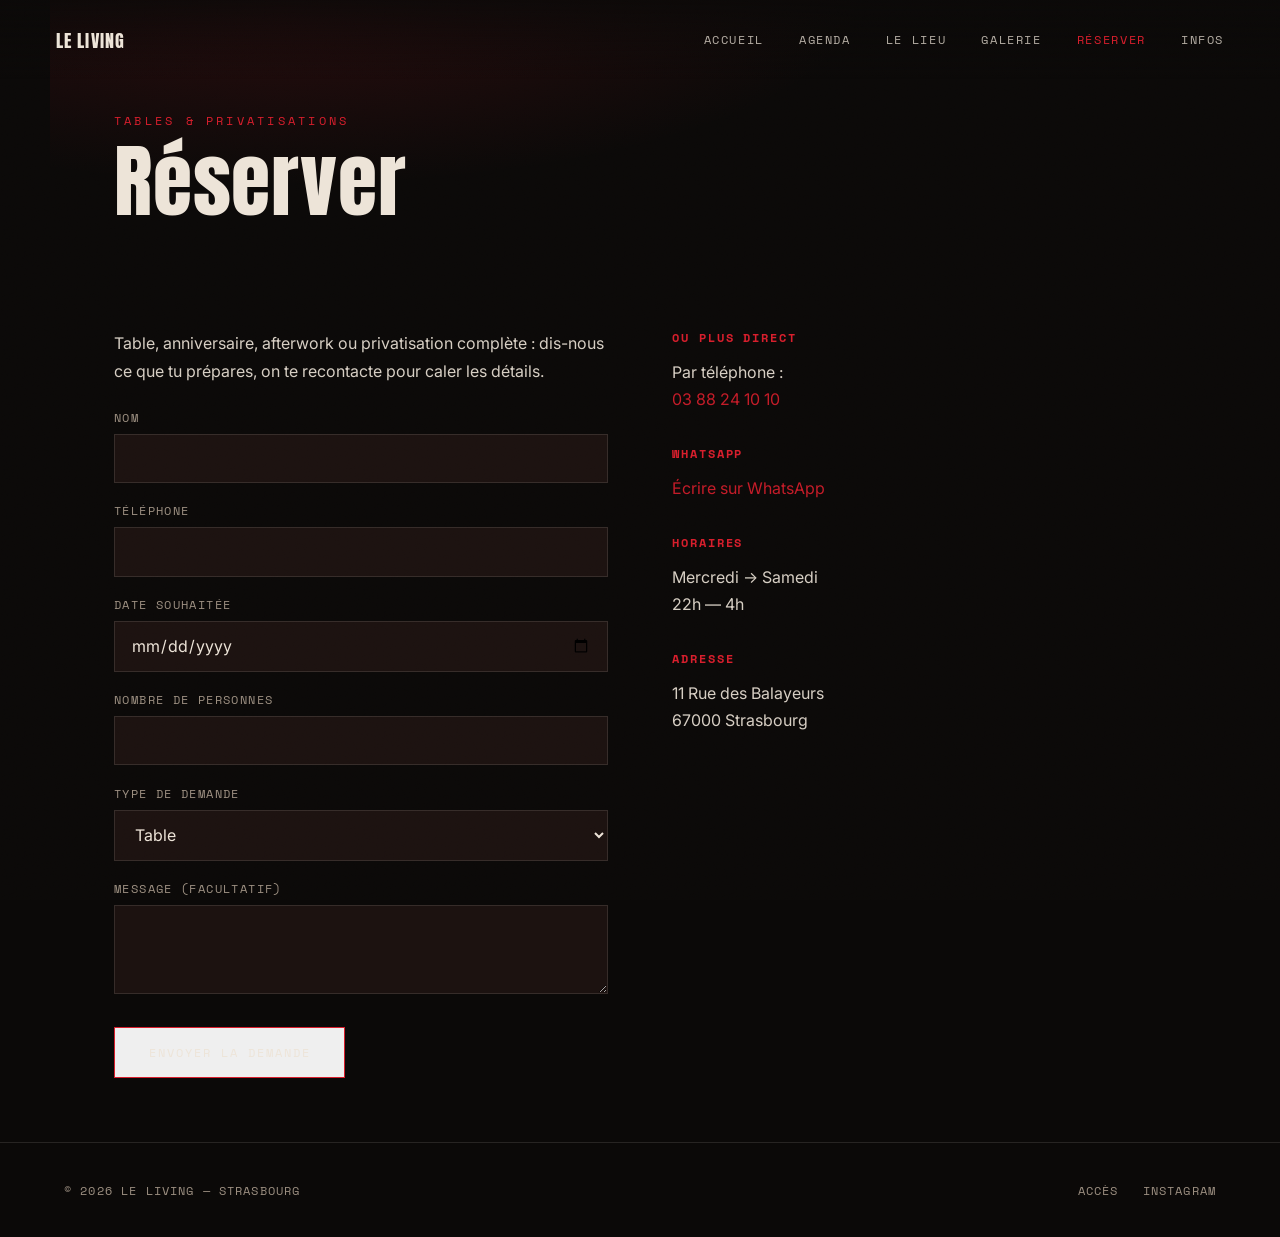
<file: reservation.html>
<!DOCTYPE html>
<html lang="fr">
<head>
<meta charset="UTF-8">
<meta name="viewport" content="width=device-width, initial-scale=1.0">
<title>Réserver — LE LIVING</title>
<link rel="preconnect" href="https://fonts.googleapis.com">
<link href="https://fonts.googleapis.com/css2?family=Anton&family=Space+Mono:wght@400;700&family=Inter:wght@400;500;600&display=swap" rel="stylesheet">
<style>
/* ============================================
   LE LIVING — feuille de style partagée
   Modifie les couleurs ici (variables --xxx)
   et elles changent sur tout le site.
   ============================================ */

:root{
  --noir: #0b0908;
  --braise: #1c1210;
  --rouge: #d81e2c;
  --rouge-sombre: #6e0d13;
  --blanc-chaud: #ede4d8;
  --gris-chaud: #9c8f81;
  --ligne: rgba(237,228,216,0.12);
}

*{margin:0;padding:0;box-sizing:border-box;}
html{scroll-behavior:smooth;}
body{
  background:var(--noir);
  color:var(--blanc-chaud);
  font-family:'Inter',sans-serif;
  overflow-x:hidden;
  min-height:100vh;
  display:flex;
  flex-direction:column;
}

/* grain */
body::before{
  content:"";
  position:fixed;inset:0;z-index:200;pointer-events:none;opacity:0.05;
  background-image:url("data:image/svg+xml,%3Csvg xmlns='http://www.w3.org/2000/svg' width='120' height='120'%3E%3Cfilter id='n'%3E%3CfeTurbulence type='fractalNoise' baseFrequency='0.9' numOctaves='2' stitchTiles='stitch'/%3E%3C/filter%3E%3Crect width='100%25' height='100%25' filter='url(%23n)'/%3E%3C/svg%3E");
  mix-blend-mode:overlay;
}

a{color:inherit;text-decoration:none;}

.eyebrow{
  font-family:'Space Mono',monospace;
  font-size:0.72rem;letter-spacing:0.28em;text-transform:uppercase;color:var(--rouge);
}

/* ---------- NAV ---------- */
nav{
  position:fixed;top:0;left:0;right:0;z-index:100;
  display:flex;justify-content:space-between;align-items:center;
  padding:1.6rem clamp(1.2rem,5vw,3.5rem);
  background:linear-gradient(to bottom, rgba(11,9,8,0.85), transparent);
}
.nav-mark{
  font-family:'Anton',sans-serif;font-size:1.15rem;letter-spacing:0.06em;
}
.nav-links{
  display:flex;gap:clamp(0.9rem,3vw,2.2rem);
  font-family:'Space Mono',monospace;font-size:0.72rem;letter-spacing:0.14em;text-transform:uppercase;
}
.nav-links a{opacity:0.75;transition:opacity .2s,color .2s;}
.nav-links a:hover,.nav-links a.active{opacity:1;color:var(--rouge);}

/* ---------- PAGE HEADER (pages internes) ---------- */
.page-head{
  padding:clamp(4rem,10vw,7rem) clamp(1.2rem,6vw,4rem) clamp(2rem,5vw,3rem);
  max-width:1180px;margin:0 auto;width:100%;
  background:radial-gradient(ellipse 70% 100% at 20% 0%, rgba(216,30,44,0.14), transparent 70%);
}
.page-head .eyebrow{margin-bottom:1rem;display:block;}
.page-head h1{
  font-family:'Anton',sans-serif;font-weight:400;
  font-size:clamp(2.6rem,8vw,5rem);line-height:0.9;letter-spacing:0.01em;
}

main{flex:1;width:100%;}
section{padding:clamp(2rem,6vw,4rem) clamp(1.2rem,6vw,4rem);max-width:1180px;margin:0 auto;width:100%;}

/* ---------- BOUTON ---------- */
.btn{
  display:inline-block;margin-top:1.4rem;padding:0.95rem 2.1rem;
  border:1px solid var(--rouge);color:var(--blanc-chaud);
  font-family:'Space Mono',monospace;font-size:0.78rem;letter-spacing:0.16em;text-transform:uppercase;
  transition:background .25s,color .25s,box-shadow .25s;cursor:pointer;
}
.btn:hover{background:var(--rouge);color:var(--noir);box-shadow:0 0 30px rgba(216,30,44,0.5);}

/* ---------- MARQUEE ---------- */
.marquee{
  border-top:1px solid var(--ligne);border-bottom:1px solid var(--ligne);
  background:var(--braise);overflow:hidden;white-space:nowrap;padding:1.1rem 0;
}
.marquee-track{
  display:inline-block;animation:scroll 26s linear infinite;
  font-family:'Anton',sans-serif;font-size:1.1rem;letter-spacing:0.06em;color:var(--gris-chaud);text-transform:uppercase;
}
.marquee-track span{color:var(--rouge);margin:0 0.9em;}
@keyframes scroll{0%{transform:translateX(0);}100%{transform:translateX(-50%);}}

/* ---------- SECTION HEAD ---------- */
.section-head{
  display:flex;align-items:baseline;justify-content:space-between;gap:1rem;flex-wrap:wrap;
  margin-bottom:2.4rem;border-bottom:1px solid var(--ligne);padding-bottom:1.2rem;
}
.section-head h2{font-family:'Anton',sans-serif;font-weight:400;font-size:clamp(1.8rem,5vw,3rem);letter-spacing:0.01em;}

/* ---------- AGENDA ---------- */
.agenda-row{
  display:grid;grid-template-columns:5.5rem 1fr auto;align-items:center;gap:1.4rem;
  padding:1.5rem 0;border-bottom:1px solid var(--ligne);transition:padding-left .25s,border-color .25s;
}
.agenda-row:hover{padding-left:0.8rem;border-bottom-color:var(--rouge);}
.agenda-date{font-family:'Space Mono',monospace;color:var(--rouge);font-size:0.95rem;line-height:1.3;}
.agenda-date b{display:block;font-size:1.6rem;color:var(--blanc-chaud);}
.agenda-info h3{font-family:'Anton',sans-serif;font-weight:400;font-size:clamp(1.2rem,2.6vw,1.7rem);letter-spacing:0.01em;text-transform:uppercase;}
.agenda-info p{margin-top:0.3rem;font-size:0.92rem;color:var(--gris-chaud);}
.agenda-time{font-family:'Space Mono',monospace;font-size:0.8rem;color:var(--gris-chaud);text-align:right;white-space:nowrap;}

/* ---------- GRILLES ---------- */
.about-grid{display:grid;grid-template-columns:1.3fr 1fr;gap:clamp(2rem,6vw,5rem);}
.about-text p{font-size:1.05rem;line-height:1.75;opacity:0.9;margin-bottom:1.2rem;}
.stat-list{border-top:1px solid var(--ligne);}
.stat-row{display:flex;justify-content:space-between;padding:1.15rem 0;border-bottom:1px solid var(--ligne);font-family:'Space Mono',monospace;font-size:0.85rem;}
.stat-row span:first-child{color:var(--gris-chaud);text-transform:uppercase;letter-spacing:0.08em;}
.stat-row span:last-child{color:var(--rouge);font-weight:700;}

.infos-grid{display:grid;grid-template-columns:1fr 1fr;gap:clamp(2rem,6vw,4rem);align-items:start;}
.infos-block h3{font-family:'Space Mono',monospace;font-size:0.75rem;letter-spacing:0.16em;text-transform:uppercase;color:var(--rouge);margin-bottom:0.8rem;}
.infos-block h3:not(:first-child){margin-top:2rem;}
.infos-block p,.infos-block address{font-style:normal;line-height:1.7;font-size:1rem;opacity:0.9;}
.map-frame{width:100%;aspect-ratio:4/3;border:1px solid var(--ligne);filter:grayscale(1) invert(0.92) contrast(1.1);}

/* ---------- GALERIE ---------- */
.gallery{display:grid;grid-template-columns:repeat(auto-fill,minmax(230px,1fr));gap:0.8rem;}
.gallery-cell{
  aspect-ratio:3/4;position:relative;overflow:hidden;border:1px solid var(--ligne);
  background:
    radial-gradient(ellipse 80% 60% at 40% 30%, rgba(216,30,44,0.35), transparent 70%),
    linear-gradient(160deg,#241413,#0b0908);
  display:flex;align-items:flex-end;padding:1rem;
}
.gallery-cell span{font-family:'Space Mono',monospace;font-size:0.7rem;letter-spacing:0.12em;text-transform:uppercase;color:var(--gris-chaud);}

/* ---------- FORMULAIRE ---------- */
.form-grid{display:grid;grid-template-columns:1fr 1fr;gap:clamp(2rem,6vw,4rem);align-items:start;}
form label{display:block;font-family:'Space Mono',monospace;font-size:0.72rem;letter-spacing:0.12em;text-transform:uppercase;color:var(--gris-chaud);margin:1.2rem 0 0.5rem;}
form input,form select,form textarea{
  width:100%;padding:0.85rem 1rem;background:var(--braise);border:1px solid var(--ligne);
  color:var(--blanc-chaud);font-family:'Inter',sans-serif;font-size:1rem;transition:border-color .2s;
}
form input:focus,form select:focus,form textarea:focus{outline:none;border-color:var(--rouge);}

/* ---------- FOOTER ---------- */
footer{
  border-top:1px solid var(--ligne);padding:2.4rem clamp(1.2rem,6vw,4rem);
  display:flex;justify-content:space-between;align-items:center;flex-wrap:wrap;gap:1rem;
  font-family:'Space Mono',monospace;font-size:0.72rem;letter-spacing:0.1em;text-transform:uppercase;color:var(--gris-chaud);
}
footer a:hover{color:var(--rouge);}

:focus-visible{outline:2px solid var(--rouge);outline-offset:3px;}

@media (max-width:760px){
  .about-grid,.infos-grid,.form-grid{grid-template-columns:1fr;}
  .nav-links{gap:0.9rem;font-size:0.65rem;}
}

</style>
</head>
<body>

<nav>
  <a class="nav-mark" href="index.html">LE LIVING</a>
  <div class="nav-links">
    <a href="index.html">Accueil</a>
    <a href="agenda.html">Agenda</a>
    <a href="le-lieu.html">Le lieu</a>
    <a href="galerie.html">Galerie</a>
    <a href="reservation.html" class="active">Réserver</a>
    <a href="infos.html">Infos</a>
  </div>
</nav>

<main>
  <div class="page-head">
    <span class="eyebrow">Tables & privatisations</span>
    <h1>Réserver</h1>
  </div>

  <section>
    <div class="form-grid">
      <div>
        <p style="line-height:1.75;opacity:0.9;margin-bottom:1.5rem;">
          Table, anniversaire, afterwork ou privatisation complète : dis-nous ce que tu prépares, on te recontacte pour caler les détails.
        </p>

        <!-- ============================================================
             POUR RECEVOIR LES RÉSERVATIONS PAR EMAIL (le plus simple) :
             1. Crée un compte gratuit sur https://formspree.io
             2. Copie l'URL de ton formulaire (type https://formspree.io/f/xxxx)
             3. Remplace le action="..." ci-dessous par cette URL
             Les réponses arriveront directement dans ta boîte mail.
             ============================================================ -->
        <form action="https://formspree.io/f/TON_ID" method="POST">
          <label for="nom">Nom</label>
          <input id="nom" name="nom" type="text" required>

          <label for="tel">Téléphone</label>
          <input id="tel" name="telephone" type="tel" required>

          <label for="date">Date souhaitée</label>
          <input id="date" name="date" type="date" required>

          <label for="pers">Nombre de personnes</label>
          <input id="pers" name="personnes" type="number" min="1" required>

          <label for="type">Type de demande</label>
          <select id="type" name="type">
            <option>Table</option>
            <option>Anniversaire</option>
            <option>Afterwork</option>
            <option>Privatisation</option>
          </select>

          <label for="msg">Message (facultatif)</label>
          <textarea id="msg" name="message" rows="3"></textarea>

          <button type="submit" class="btn" style="margin-top:1.8rem;">Envoyer la demande</button>
        </form>
      </div>

      <div class="infos-block">
        <h3>Ou plus direct</h3>
        <p>
          Par téléphone :<br>
          <a href="tel:+33388241010" style="color:var(--rouge);">03 88 24 10 10</a>
        </p>
        <h3>WhatsApp</h3>
        <!-- Remplace le numéro par le vrai (format international sans + ni espaces) -->
        <p><a href="https://wa.me/33388241010" target="_blank" rel="noopener" style="color:var(--rouge);">Écrire sur WhatsApp</a></p>
        <h3>Horaires</h3>
        <p>Mercredi → Samedi<br>22h — 4h</p>
        <h3>Adresse</h3>
        <address>11 Rue des Balayeurs<br>67000 Strasbourg</address>
      </div>
    </div>
  </section>
</main>

<footer>
  <span>© 2026 Le Living — Strasbourg</span>
  <div style="display:flex;gap:1.5rem;">
    <a href="infos.html">Accès</a>
    <a href="https://instagram.com" target="_blank" rel="noopener">Instagram</a>
  </div>
</footer>

</body>
</html>
</file>
